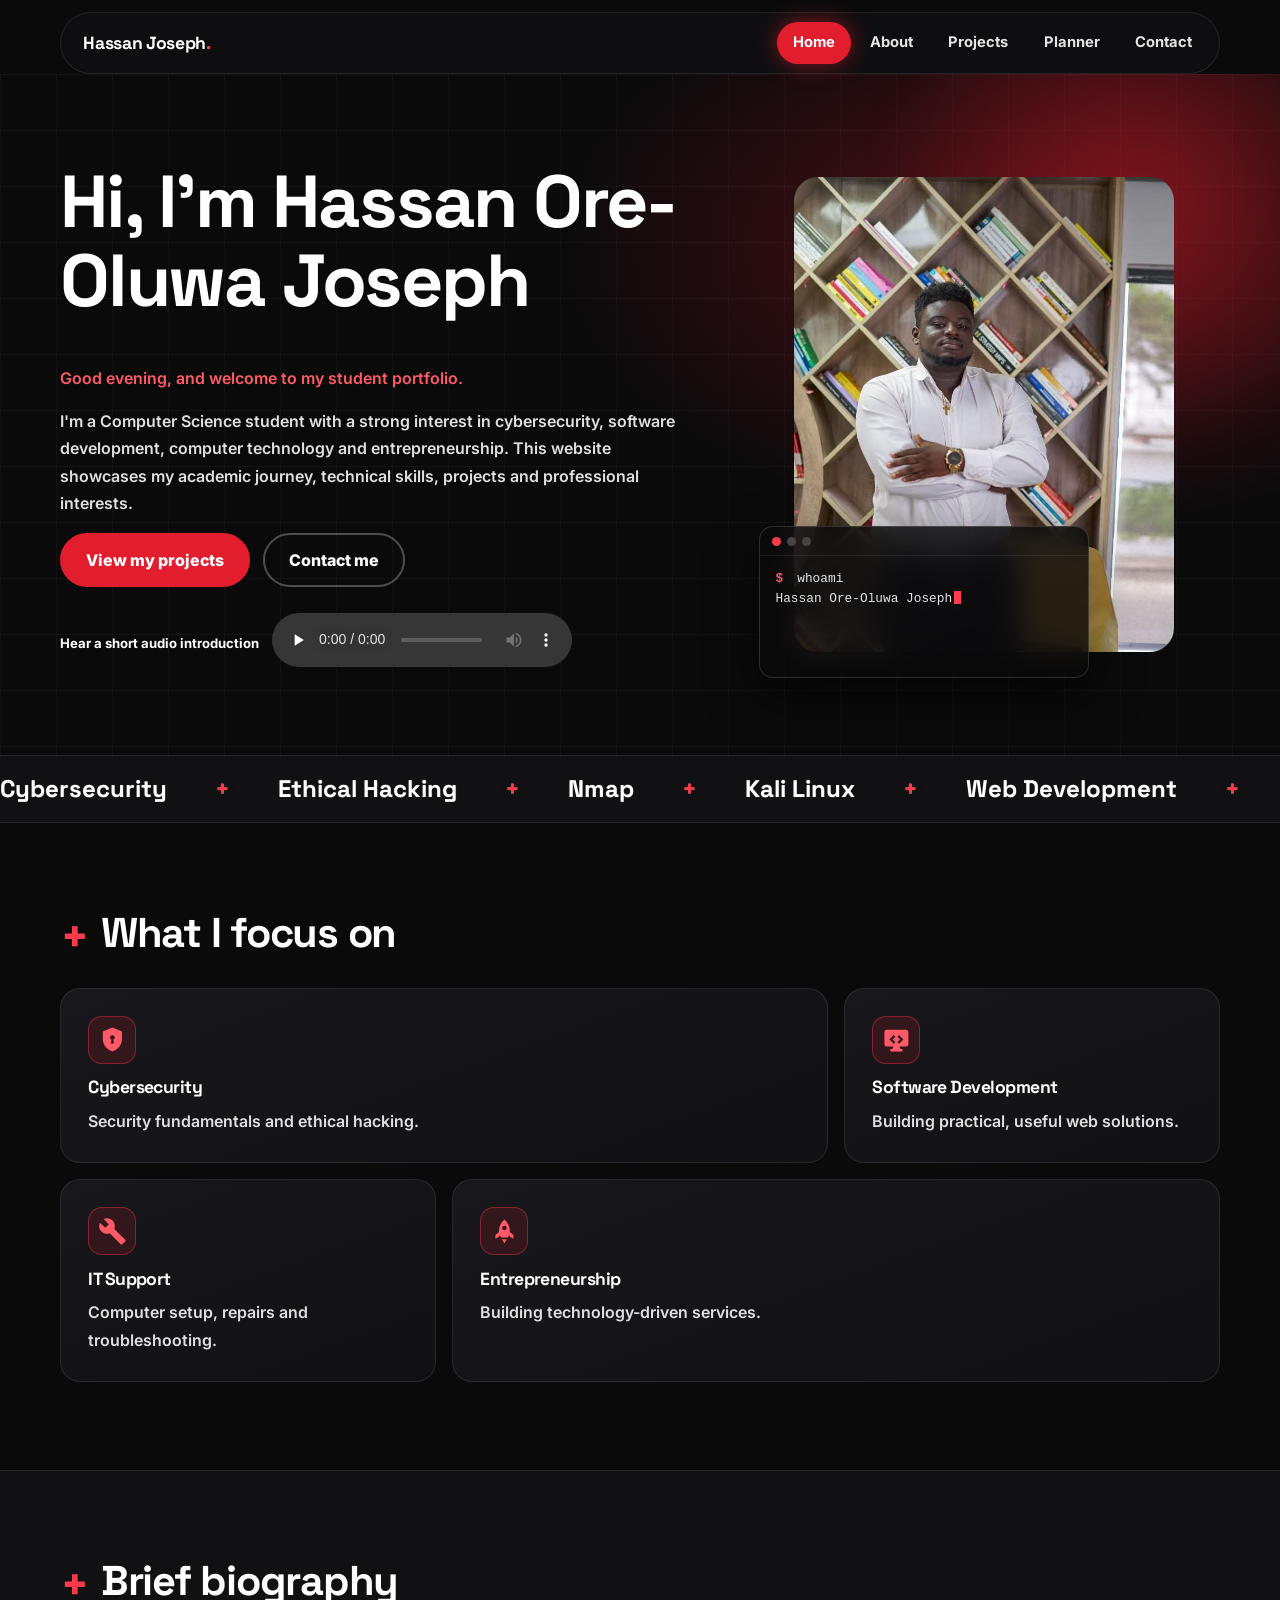
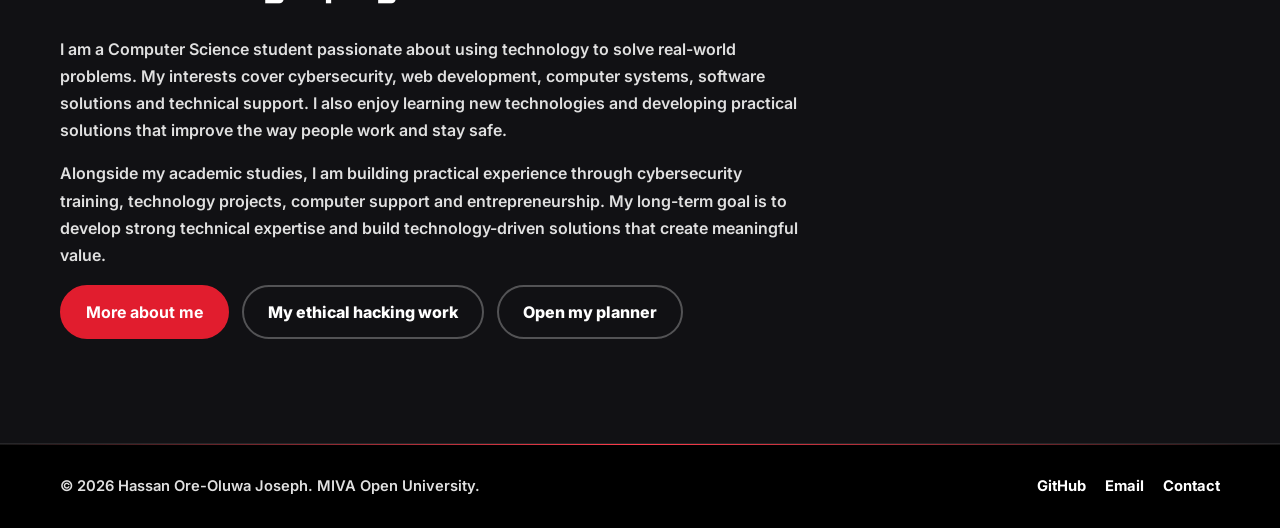
<file: index.html>
<!DOCTYPE html>
<html lang="en">

<head>
  <meta charset="utf-8">
  <meta name="viewport" content="width=device-width, initial-scale=1">
  <title>Home | Hassan Ore-Oluwa Joseph</title>
  <meta name="description" content="Student portfolio of Hassan Ore-Oluwa Joseph, a Computer Science student interested in cybersecurity, software development and IT support.">
  <meta name="theme-color" content="#0A0A0B">

  <link rel="icon" href="favicon.svg" type="image/svg+xml">
  <link rel="icon" href="favicon-32x32.png" sizes="32x32" type="image/png">
  <link rel="shortcut icon" href="favicon.ico">

  <link rel="preconnect" href="https://fonts.googleapis.com">
  <link rel="preconnect" href="https://fonts.gstatic.com" crossorigin>
  <link rel="stylesheet" href="https://fonts.googleapis.com/css2?family=Inter:wght@400;500;600;700&amp;family=Space+Grotesk:wght@500;700&amp;display=swap">

  <link rel="stylesheet" href="css/style.css">
</head>

<body class="pg-index">
  <a class="skip" href="#main">Skip to content</a>

  <header class="site-header">
    <nav class="nav" aria-label="Main navigation">
      <a class="brand" href="index.html">Hassan Joseph<b>.</b></a>

      <button class="nav-toggle" type="button" aria-expanded="false" aria-controls="menu" aria-label="Toggle menu">
        <span class="bars" aria-hidden="true"></span>
      </button>

      <ul id="menu">
        <li><a href="index.html" aria-current="page">Home</a></li>
        <li><a href="about.html">About</a></li>
        <li><a href="projects.html">Projects</a></li>
        <li><a href="planner.html">Planner</a></li>
        <li><a href="contact.html">Contact</a></li>
      </ul>
    </nav>
  </header>

  <main id="main">

    <section class="hero">
      <div class="wrap">
        <div class="hero-text">
          <h1>Hi, I'm Hassan Ore-Oluwa Joseph</h1>
          <p id="greeting">Welcome to my student portfolio.</p>
          <p>I'm a Computer Science student with a strong interest in cybersecurity, software development, computer technology and entrepreneurship. This website showcases my academic journey, technical skills, projects and professional interests.</p>

          <p class="cta">
            <a class="btn" href="projects.html">View my projects</a>
            <a class="btn ghost" href="contact.html">Contact me</a>
          </p>

          <figure class="intro">
            <figcaption>Hear a short audio introduction</figcaption>
            <audio controls preload="none" src="assets/audio/intro.mp3">Your browser does not support audio playback.</audio>
          </figure>
        </div>

        <div class="portrait">
          <img src="assets/img/profile.jpg" width="721" height="1080" alt="Hassan Ore-Oluwa Joseph standing with folded arms in front of a bookshelf, wearing a white shirt">

          <div class="term" aria-hidden="true">
            <div class="bar"><i></i><i></i><i></i></div>
            <pre id="typed"></pre>
          </div>
        </div>
      </div>
    </section>

    <div class="marquee" aria-hidden="true">
      <div class="track">
        <span>Cybersecurity</span>
        <span>Ethical Hacking</span>
        <span>Nmap</span>
        <span>Kali Linux</span>
        <span>Web Development</span>
        <span>IT Support</span>
        <span>Solar Installation</span>
        <span>Cybersecurity</span>
        <span>Ethical Hacking</span>
        <span>Nmap</span>
        <span>Kali Linux</span>
        <span>Web Development</span>
        <span>IT Support</span>
        <span>Solar Installation</span>
      </div>
    </div>

    <section>
      <div class="wrap">
        <h2>What I focus on</h2>

        <ul class="focus">
          <li>
            <div class="ic" aria-hidden="true">
              <svg viewBox="0 0 24 24" fill-rule="evenodd" focusable="false">
                <path d="M12 2l8 3.5v6c0 5-3.4 9.2-8 10.5-4.6-1.3-8-5.5-8-10.5v-6L12 2zm0 6.5a2 2 0 1 0 0 4 2 2 0 0 0 0-4zm-.8 3.7h1.6l.5 3.3h-2.6l.5-3.3z" />
              </svg>
            </div>
            <h3>Cybersecurity</h3>
            <p>Security fundamentals and ethical hacking.</p>
          </li>

          <li>
            <div class="ic" aria-hidden="true">
              <svg viewBox="0 0 24 24" fill-rule="evenodd" focusable="false">
                <path d="M4 4h16a2 2 0 0 1 2 2v10a2 2 0 0 1-2 2h-5.5l.8 2H17v2H7v-2h1.7l.8-2H4a2 2 0 0 1-2-2V6a2 2 0 0 1 2-2zm5.8 4.3L6.1 12l3.7 3.7 1.4-1.4L8.9 12l2.3-2.3-1.4-1.4zm4.4 0l-1.4 1.4 2.3 2.3-2.3 2.3 1.4 1.4 3.7-3.7-3.7-3.7z" />
              </svg>
            </div>
            <h3>Software Development</h3>
            <p>Building practical, useful web solutions.</p>
          </li>

          <li>
            <div class="ic" aria-hidden="true">
              <svg viewBox="0 0 24 24" fill-rule="evenodd" focusable="false">
                <path d="M22.7 19l-9.1-9.1c.9-2.3.4-5-1.5-6.9-2-2-5-2.4-7.4-1.3L9 6 6 9 1.6 4.7C.4 7.1.9 10.1 2.9 12.1c1.9 1.9 4.6 2.4 6.9 1.5l9.1 9.1c.4.4 1 .4 1.4 0l2.3-2.3c.5-.4.5-1.1.1-1.4z" />
              </svg>
            </div>
            <h3>IT Support</h3>
            <p>Computer setup, repairs and troubleshooting.</p>
          </li>

          <li>
            <div class="ic" aria-hidden="true">
              <svg viewBox="0 0 24 24" fill-rule="evenodd" focusable="false">
                <path d="M12 2c3 2.5 4.5 6 4.5 9.5V15l-2 2h-5l-2-2v-3.5C7.5 8 9 4.5 12 2zm0 5.3a1.9 1.9 0 1 0 0 3.8 1.9 1.9 0 0 0 0-3.8zM7.5 12.5L4.5 15v3.2l3-1.7v-4zm9 0v4l3 1.7V15l-3-2.5zM10 18.5h4L12 22l-2-3.5z" />
              </svg>
            </div>
            <h3>Entrepreneurship</h3>
            <p>Building technology-driven services.</p>
          </li>
        </ul>
      </div>
    </section>

    <section class="alt">
      <div class="wrap">
        <h2>Brief biography</h2>
        <p>I am a Computer Science student passionate about using technology to solve real-world problems. My interests cover cybersecurity, web development, computer systems, software solutions and technical support. I also enjoy learning new technologies and developing practical solutions that improve the way people work and stay safe.</p>
        <p>Alongside my academic studies, I am building practical experience through cybersecurity training, technology projects, computer support and entrepreneurship. My long-term goal is to develop strong technical expertise and build technology-driven solutions that create meaningful value.</p>

        <p class="cta">
          <a class="btn dark" href="about.html">More about me</a>
          <a class="btn line" href="projects.html#ethical-hacking">My ethical hacking work</a>
          <a class="btn line" href="planner.html">Open my planner</a>
        </p>
      </div>
    </section>

  </main>

  <footer class="site-footer">
    <div class="wrap foot">
      <p>&copy; <span id="year">2026</span> Hassan Ore-Oluwa Joseph. MIVA Open University.</p>
      <ul>
        <li><a href="https://github.com/hassanjoseph-dev" target="_blank" rel="noopener">GitHub</a></li>
        <li><a href="mailto:h.ore-oluwa5593@miva.edu.ng">Email</a></li>
        <li><a href="contact.html">Contact</a></li>
      </ul>
    </div>
  </footer>

  <script src="js/script.js"></script>
</body>

</html>
</file>
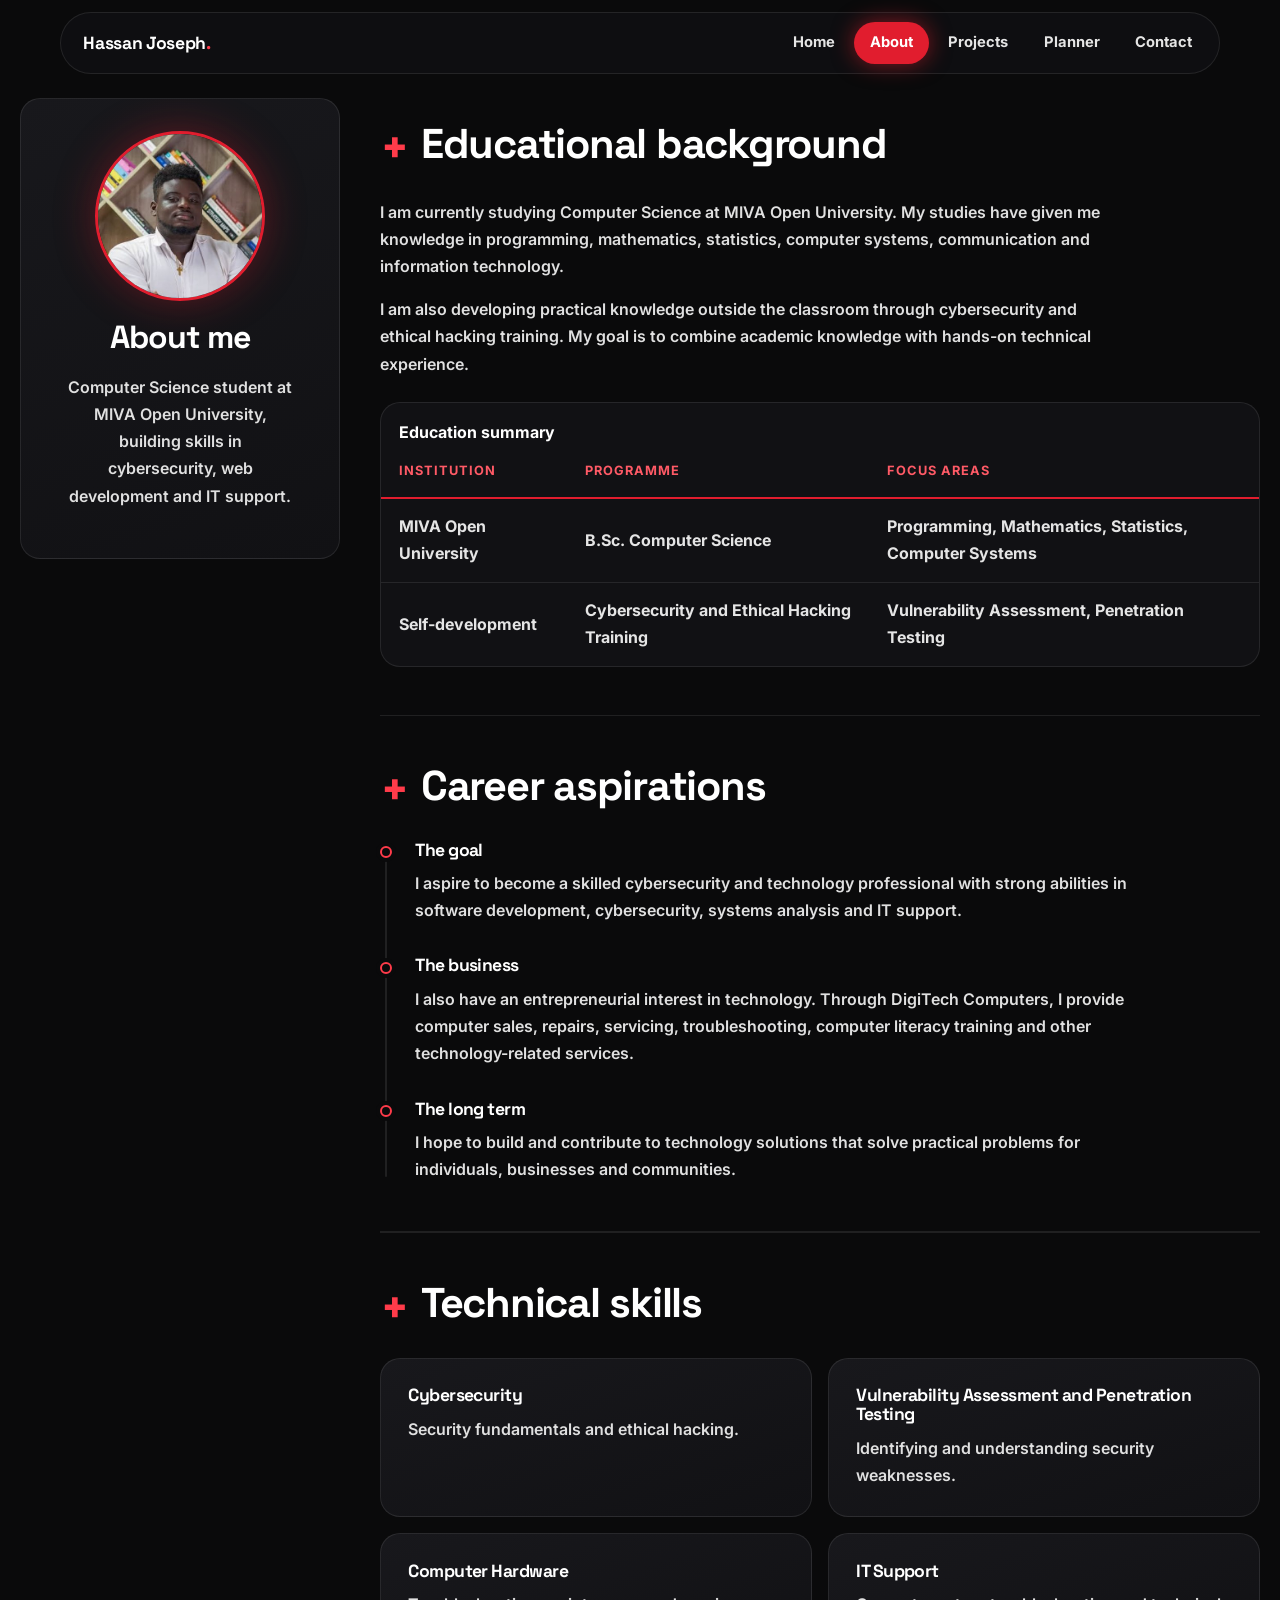
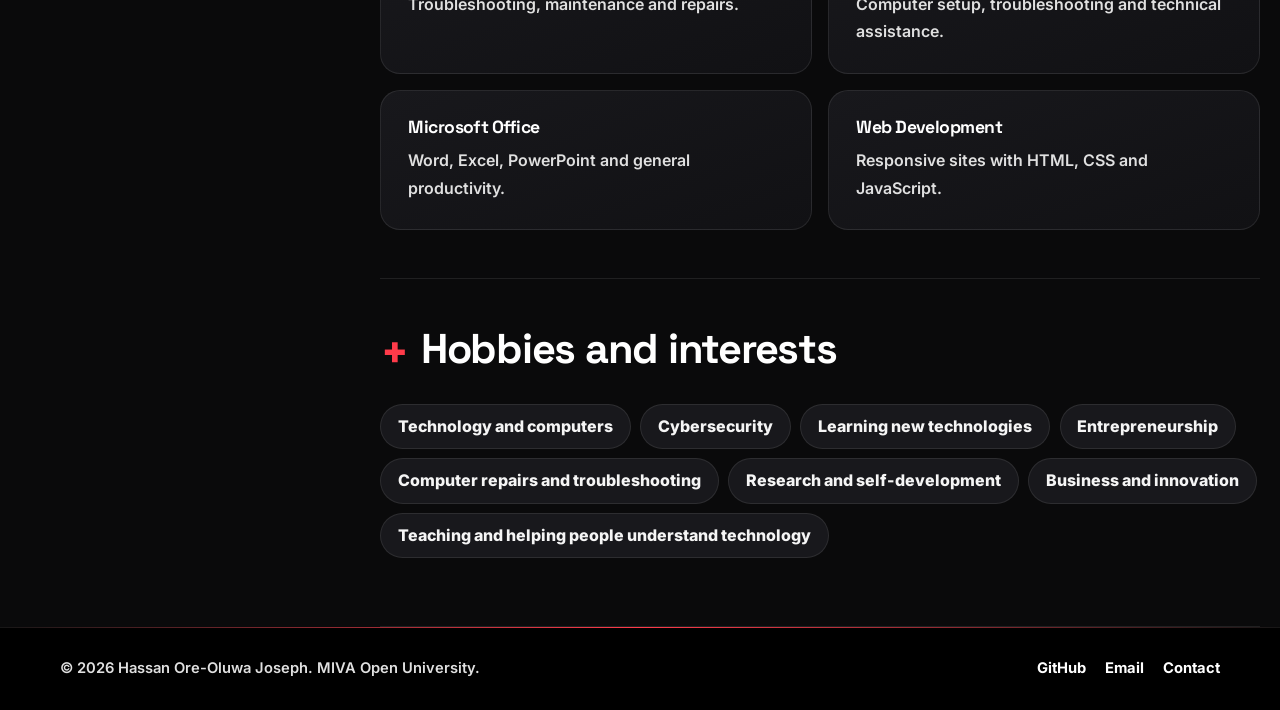
<file: about.html>
<!DOCTYPE html>
<html lang="en">

<head>
  <meta charset="utf-8">
  <meta name="viewport" content="width=device-width, initial-scale=1">
  <title>About | Hassan Ore-Oluwa Joseph</title>
  <meta name="description" content="Education, career aspirations, technical skills and interests of Hassan Ore-Oluwa Joseph.">
  <meta name="theme-color" content="#0A0A0B">

  <link rel="icon" href="favicon.svg" type="image/svg+xml">
  <link rel="icon" href="favicon-32x32.png" sizes="32x32" type="image/png">
  <link rel="shortcut icon" href="favicon.ico">

  <link rel="preconnect" href="https://fonts.googleapis.com">
  <link rel="preconnect" href="https://fonts.gstatic.com" crossorigin>
  <link rel="stylesheet" href="https://fonts.googleapis.com/css2?family=Inter:wght@400;500;600;700&amp;family=Space+Grotesk:wght@500;700&amp;display=swap">

  <link rel="stylesheet" href="css/style.css">
</head>

<body class="pg-about">
  <a class="skip" href="#main">Skip to content</a>

  <header class="site-header">
    <nav class="nav" aria-label="Main navigation">
      <a class="brand" href="index.html">Hassan Joseph<b>.</b></a>

      <button class="nav-toggle" type="button" aria-expanded="false" aria-controls="menu" aria-label="Toggle menu">
        <span class="bars" aria-hidden="true"></span>
      </button>

      <ul id="menu">
        <li><a href="index.html">Home</a></li>
        <li><a href="about.html" aria-current="page">About</a></li>
        <li><a href="projects.html">Projects</a></li>
        <li><a href="planner.html">Planner</a></li>
        <li><a href="contact.html">Contact</a></li>
      </ul>
    </nav>
  </header>

  <main id="main">

    <header class="page-head">
      <div class="wrap about-top">
        <img class="avatar" src="assets/img/profile-head.jpg" width="400" height="400" alt="Headshot of Hassan Ore-Oluwa Joseph">
        <div>
          <h1>About me</h1>
          <p>Computer Science student at MIVA Open University, building skills in cybersecurity, web development and IT support.</p>
        </div>
      </div>
    </header>

    <section>
      <div class="wrap">
        <h2>Educational background</h2>
        <p>I am currently studying Computer Science at MIVA Open University. My studies have given me knowledge in programming, mathematics, statistics, computer systems, communication and information technology.</p>
        <p>I am also developing practical knowledge outside the classroom through cybersecurity and ethical hacking training. My goal is to combine academic knowledge with hands-on technical experience.</p>

        <div class="tbl">
          <table>
            <caption>Education summary</caption>
            <thead>
              <tr>
                <th scope="col">Institution</th>
                <th scope="col">Programme</th>
                <th scope="col">Focus areas</th>
              </tr>
            </thead>
            <tbody>
              <tr>
                <td>MIVA Open University</td>
                <td>B.Sc. Computer Science</td>
                <td>Programming, Mathematics, Statistics, Computer Systems</td>
              </tr>
              <tr>
                <td>Self-development</td>
                <td>Cybersecurity and Ethical Hacking Training</td>
                <td>Vulnerability Assessment, Penetration Testing</td>
              </tr>
            </tbody>
          </table>
        </div>
      </div>
    </section>

    <section class="alt">
      <div class="wrap">
        <h2>Career aspirations</h2>

        <ol class="timeline">
          <li>
            <h3>The goal</h3>
            <p>I aspire to become a skilled cybersecurity and technology professional with strong abilities in software development, cybersecurity, systems analysis and IT support.</p>
          </li>
          <li>
            <h3>The business</h3>
            <p>I also have an entrepreneurial interest in technology. Through DigiTech Computers, I provide computer sales, repairs, servicing, troubleshooting, computer literacy training and other technology-related services.</p>
          </li>
          <li>
            <h3>The long term</h3>
            <p>I hope to build and contribute to technology solutions that solve practical problems for individuals, businesses and communities.</p>
          </li>
        </ol>
      </div>
    </section>

    <section>
      <div class="wrap">
        <h2>Technical skills</h2>

        <ul class="skills">
          <li>
            <h3>Cybersecurity</h3>
            <p>Security fundamentals and ethical hacking.</p>
          </li>
          <li>
            <h3>Vulnerability Assessment and Penetration Testing</h3>
            <p>Identifying and understanding security weaknesses.</p>
          </li>
          <li>
            <h3>Computer Hardware</h3>
            <p>Troubleshooting, maintenance and repairs.</p>
          </li>
          <li>
            <h3>IT Support</h3>
            <p>Computer setup, troubleshooting and technical assistance.</p>
          </li>
          <li>
            <h3>Microsoft Office</h3>
            <p>Word, Excel, PowerPoint and general productivity.</p>
          </li>
          <li>
            <h3>Web Development</h3>
            <p>Responsive sites with HTML, CSS and JavaScript.</p>
          </li>
        </ul>
      </div>
    </section>

    <section class="alt">
      <div class="wrap">
        <h2>Hobbies and interests</h2>

        <ul class="chips">
          <li>Technology and computers</li>
          <li>Cybersecurity</li>
          <li>Learning new technologies</li>
          <li>Entrepreneurship</li>
          <li>Computer repairs and troubleshooting</li>
          <li>Research and self-development</li>
          <li>Business and innovation</li>
          <li>Teaching and helping people understand technology</li>
        </ul>
      </div>
    </section>

  </main>

  <footer class="site-footer">
    <div class="wrap foot">
      <p>&copy; <span id="year">2026</span> Hassan Ore-Oluwa Joseph. MIVA Open University.</p>
      <ul>
        <li><a href="https://github.com/hassanjoseph-dev" target="_blank" rel="noopener">GitHub</a></li>
        <li><a href="mailto:h.ore-oluwa5593@miva.edu.ng">Email</a></li>
        <li><a href="contact.html">Contact</a></li>
      </ul>
    </div>
  </footer>

  <script src="js/script.js"></script>
</body>

</html>
</file>
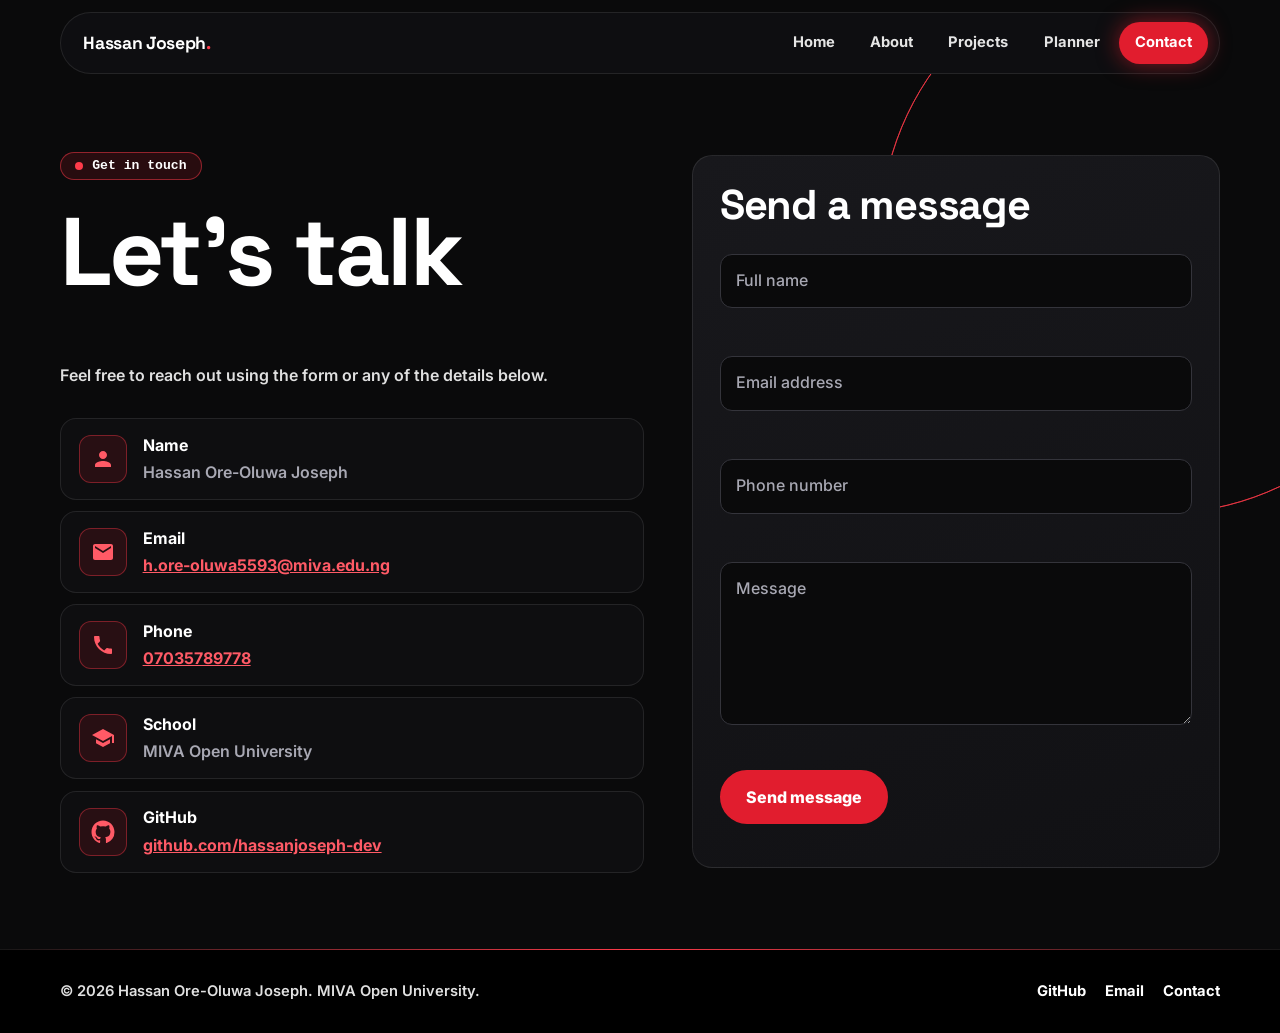
<file: contact.html>
<!DOCTYPE html>
<html lang="en">

<head>
  <meta charset="utf-8">
  <meta name="viewport" content="width=device-width, initial-scale=1">
  <title>Contact | Hassan Ore-Oluwa Joseph</title>
  <meta name="description" content="Get in touch with Hassan Ore-Oluwa Joseph.">
  <meta name="theme-color" content="#0A0A0B">

  <link rel="icon" href="favicon.svg" type="image/svg+xml">
  <link rel="icon" href="favicon-32x32.png" sizes="32x32" type="image/png">
  <link rel="shortcut icon" href="favicon.ico">

  <link rel="preconnect" href="https://fonts.googleapis.com">
  <link rel="preconnect" href="https://fonts.gstatic.com" crossorigin>
  <link rel="stylesheet" href="https://fonts.googleapis.com/css2?family=Inter:wght@400;500;600;700&amp;family=Space+Grotesk:wght@500;700&amp;display=swap">

  <link rel="stylesheet" href="css/style.css">
</head>

<body class="pg-contact">
  <a class="skip" href="#main">Skip to content</a>

  <header class="site-header">
    <nav class="nav" aria-label="Main navigation">
      <a class="brand" href="index.html">Hassan Joseph<b>.</b></a>

      <button class="nav-toggle" type="button" aria-expanded="false" aria-controls="menu" aria-label="Toggle menu">
        <span class="bars" aria-hidden="true"></span>
      </button>

      <ul id="menu">
        <li><a href="index.html">Home</a></li>
        <li><a href="about.html">About</a></li>
        <li><a href="projects.html">Projects</a></li>
        <li><a href="planner.html">Planner</a></li>
        <li><a href="contact.html" aria-current="page">Contact</a></li>
      </ul>
    </nav>
  </header>

  <main id="main">
    <section class="talk">
      <div class="radar" aria-hidden="true"><i></i><i></i><i></i></div>

      <div class="wrap talk-grid">

        <div class="talk-copy">
          <span class="tag">Get in touch</span>
          <h1>Let's talk</h1>
          <p>Feel free to reach out using the form or any of the details below.</p>

          <ul class="reach">
            <li>
              <div class="ic" aria-hidden="true">
                <svg viewBox="0 0 24 24">
                  <path d="M12 12c2.21 0 4-1.79 4-4s-1.79-4-4-4-4 1.79-4 4 1.79 4 4 4zm0 2c-2.67 0-8 1.34-8 4v2h16v-2c0-2.66-5.33-4-8-4z" />
                </svg>
              </div>
              <div><strong>Name</strong><br>Hassan Ore-Oluwa Joseph</div>
            </li>

            <li>
              <div class="ic" aria-hidden="true">
                <svg viewBox="0 0 24 24">
                  <path d="M20 4H4c-1.1 0-2 .9-2 2v12c0 1.1.9 2 2 2h16c1.1 0 2-.9 2-2V6c0-1.1-.9-2-2-2zm0 4l-8 5-8-5V6l8 5 8-5v2z" />
                </svg>
              </div>
              <div><strong>Email</strong><br><a href="mailto:h.ore-oluwa5593@miva.edu.ng">h.ore-oluwa5593@miva.edu.ng</a></div>
            </li>

            <li>
              <div class="ic" aria-hidden="true">
                <svg viewBox="0 0 24 24">
                  <path d="M6.62 10.79c1.44 2.83 3.76 5.14 6.59 6.59l2.2-2.2c.27-.27.67-.36 1.02-.24 1.12.37 2.33.57 3.57.57.55 0 1 .45 1 1V20c0 .55-.45 1-1 1-9.39 0-17-7.61-17-17 0-.55.45-1 1-1h3.5c.55 0 1 .45 1 1 0 1.25.2 2.45.57 3.57.11.35.03.74-.25 1.02l-2.2 2.2z" />
                </svg>
              </div>
              <div><strong>Phone</strong><br><a href="tel:+2347035789778">07035789778</a></div>
            </li>

            <li>
              <div class="ic" aria-hidden="true">
                <svg viewBox="0 0 24 24">
                  <path d="M12 3L1 9l11 6 9-4.91V17h2V9L12 3zM5 13.18v4L12 21l7-3.82v-4L12 17l-7-3.82z" />
                </svg>
              </div>
              <div><strong>School</strong><br>MIVA Open University</div>
            </li>

            <li>
              <div class="ic" aria-hidden="true">
                <svg viewBox="0 0 24 24">
                  <path d="M12 .5C5.65.5.5 5.65.5 12c0 5.08 3.29 9.39 7.86 10.91.58.1.79-.25.79-.56v-2c-3.2.7-3.87-1.37-3.87-1.37-.52-1.33-1.28-1.69-1.28-1.69-1.04-.71.08-.7.08-.7 1.15.08 1.76 1.19 1.76 1.19 1.03 1.76 2.69 1.25 3.35.96.1-.74.4-1.25.73-1.54-2.55-.29-5.24-1.28-5.24-5.69 0-1.26.45-2.28 1.19-3.09-.12-.29-.52-1.46.11-3.05 0 0 .97-.31 3.17 1.18a11 11 0 0 1 5.77 0c2.2-1.49 3.17-1.18 3.17-1.18.63 1.59.23 2.76.11 3.05.74.81 1.19 1.83 1.19 3.09 0 4.42-2.69 5.39-5.25 5.68.41.36.78 1.06.78 2.14v3.17c0 .31.21.67.8.56A11.5 11.5 0 0 0 23.5 12C23.5 5.65 18.35.5 12 .5z" />
                </svg>
              </div>
              <div><strong>GitHub</strong><br><a href="https://github.com/hassanjoseph-dev" target="_blank" rel="noopener">github.com/hassanjoseph-dev</a></div>
            </li>
          </ul>
        </div>

        <div class="card form-card">
          <h2>Send a message</h2>

          <form id="contactForm" action="https://formspree.io/f/xnpnrkvr" method="POST" novalidate>
            <input type="hidden" name="_subject" value="New message from my portfolio website">

            <div class="field">
              <input id="name" name="name" type="text" placeholder=" " aria-describedby="err-name" autocomplete="name">
              <label for="name">Full name</label>
              <p class="err" id="err-name"></p>
            </div>

            <div class="field">
              <input id="email" name="email" type="email" placeholder=" " aria-describedby="err-email" autocomplete="email">
              <label for="email">Email address</label>
              <p class="err" id="err-email"></p>
            </div>

            <div class="field">
              <input id="phone" name="phone" type="tel" placeholder=" " aria-describedby="err-phone" inputmode="numeric" autocomplete="tel">
              <label for="phone">Phone number</label>
              <p class="err" id="err-phone"></p>
            </div>

            <div class="field">
              <textarea id="message" name="message" rows="5" placeholder=" " aria-describedby="err-message"></textarea>
              <label for="message">Message</label>
              <p class="err" id="err-message"></p>
            </div>

            <button class="btn" type="submit">Send message</button>

            <svg class="tick" viewBox="0 0 52 52" aria-hidden="true">
              <circle cx="26" cy="26" r="24" />
              <path d="M14 27l8 8 16-17" />
            </svg>

            <p id="formStatus" class="status" role="status"></p>
          </form>
        </div>

      </div>
    </section>
  </main>

  <footer class="site-footer">
    <div class="wrap foot">
      <p>&copy; <span id="year">2026</span> Hassan Ore-Oluwa Joseph. MIVA Open University.</p>
      <ul>
        <li><a href="https://github.com/hassanjoseph-dev" target="_blank" rel="noopener">GitHub</a></li>
        <li><a href="mailto:h.ore-oluwa5593@miva.edu.ng">Email</a></li>
        <li><a href="contact.html">Contact</a></li>
      </ul>
    </div>
  </footer>

  <script src="js/script.js"></script>
</body>

</html>
</file>
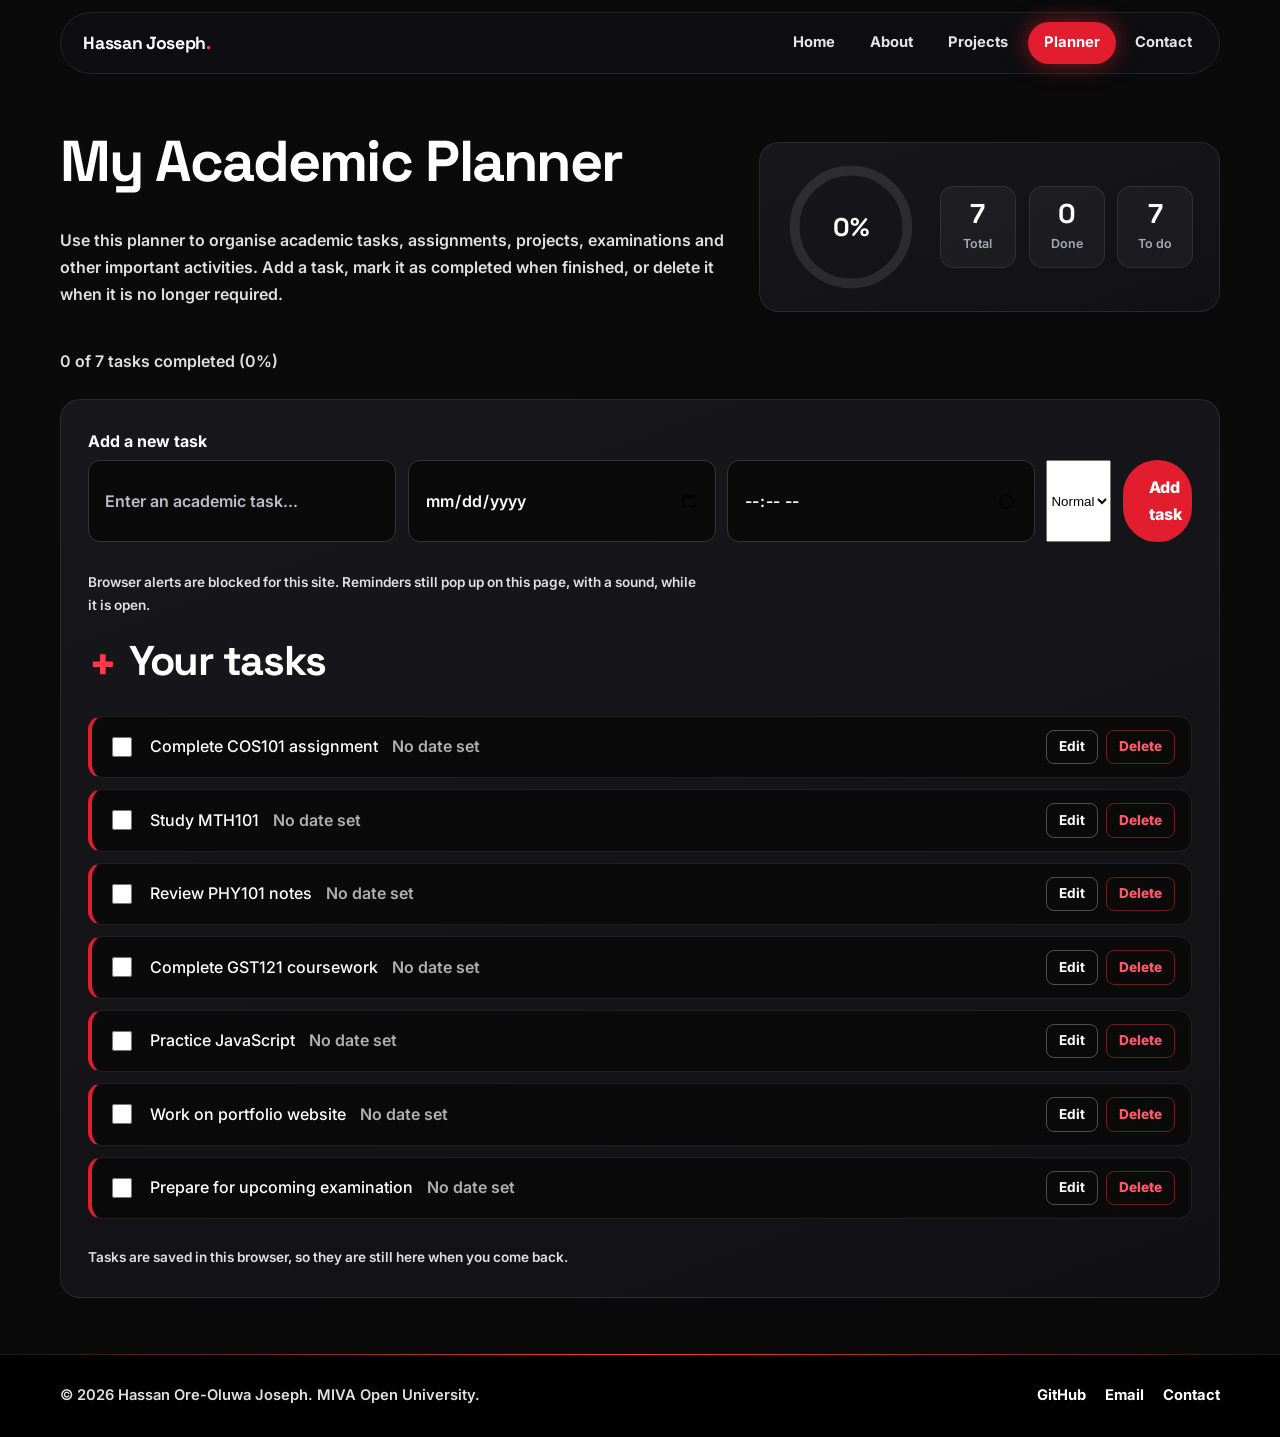
<file: planner.html>
<!DOCTYPE html>
<html lang="en">

<head>
  <meta charset="utf-8">
  <meta name="viewport" content="width=device-width, initial-scale=1">
  <title>Academic Planner | Hassan Ore-Oluwa Joseph</title>
  <meta name="description" content="An interactive academic planner: add, complete and delete tasks.">
  <meta name="theme-color" content="#0A0A0B">

  <link rel="icon" href="favicon.svg" type="image/svg+xml">
  <link rel="icon" href="favicon-32x32.png" sizes="32x32" type="image/png">
  <link rel="shortcut icon" href="favicon.ico">

  <link rel="preconnect" href="https://fonts.googleapis.com">
  <link rel="preconnect" href="https://fonts.gstatic.com" crossorigin>
  <link rel="stylesheet" href="https://fonts.googleapis.com/css2?family=Inter:wght@400;500;600;700&amp;family=Space+Grotesk:wght@500;700&amp;display=swap">

  <link rel="stylesheet" href="css/style.css">
</head>

<body class="pg-planner">
  <a class="skip" href="#main">Skip to content</a>

  <header class="site-header">
    <nav class="nav" aria-label="Main navigation">
      <a class="brand" href="index.html">Hassan Joseph<b>.</b></a>

      <button class="nav-toggle" type="button" aria-expanded="false" aria-controls="menu" aria-label="Toggle menu">
        <span class="bars" aria-hidden="true"></span>
      </button>

      <ul id="menu">
        <li><a href="index.html">Home</a></li>
        <li><a href="about.html">About</a></li>
        <li><a href="projects.html">Projects</a></li>
        <li><a href="planner.html" aria-current="page">Planner</a></li>
        <li><a href="contact.html">Contact</a></li>
      </ul>
    </nav>
  </header>

  <main id="main">
    <section class="dash">
      <div class="wrap">

        <div class="dash-top">
          <div>
            <h1>My Academic Planner</h1>
            <p>Use this planner to organise academic tasks, assignments, projects, examinations and other important activities. Add a task, mark it as completed when finished, or delete it when it is no longer required.</p>
          </div>

          <div class="stats">
            <div class="ring" role="progressbar" aria-label="Tasks completed" aria-valuemin="0" aria-valuemax="100" aria-valuenow="0">
              <svg viewBox="0 0 120 120" aria-hidden="true">
                <circle class="trk" cx="60" cy="60" r="52" />
                <circle class="val" id="ring" cx="60" cy="60" r="52" />
              </svg>
              <strong id="pct">0%</strong>
            </div>

            <ul class="tiles">
              <li><b id="sTotal">0</b><span>Total</span></li>
              <li><b id="sDone">0</b><span>Done</span></li>
              <li><b id="sLeft">0</b><span>To do</span></li>
            </ul>
          </div>
        </div>

        <p id="count" class="count">0 of 7 tasks completed (0%)</p>

        <div class="card planner">
          <form id="taskForm" novalidate>
            <label for="taskInput">Add a new task</label>

            <div class="add">
              <input id="taskInput" type="text" maxlength="120" placeholder="Enter an academic task..." autocomplete="off">
              <input id="taskDate" type="date" aria-label="Due date">
              <input id="taskTime" type="time" aria-label="Due time">
              <select id="taskPriority" aria-label="Priority">
                <option value="low">Low</option>
                <option value="normal" selected>Normal</option>
                <option value="high">High</option>
              </select>
              <button class="btn" type="submit">Add task</button>
            </div>

            <p id="taskError" class="err" role="alert"></p>
          </form>

          <h2>Your tasks</h2>
          <ul id="taskList" class="tasks"></ul>
          <p id="empty" hidden>No tasks yet. Add your first task above.</p>
          <p class="note">Tasks are saved in this browser, so they are still here when you come back.</p>
        </div>

      </div>
    </section>
  </main>

  <footer class="site-footer">
    <div class="wrap foot">
      <p>&copy; <span id="year">2026</span> Hassan Ore-Oluwa Joseph. MIVA Open University.</p>
      <ul>
        <li><a href="https://github.com/hassanjoseph-dev" target="_blank" rel="noopener">GitHub</a></li>
        <li><a href="mailto:h.ore-oluwa5593@miva.edu.ng">Email</a></li>
        <li><a href="contact.html">Contact</a></li>
      </ul>
    </div>
  </footer>

  <script src="js/script.js"></script>
</body>

</html>
</file>
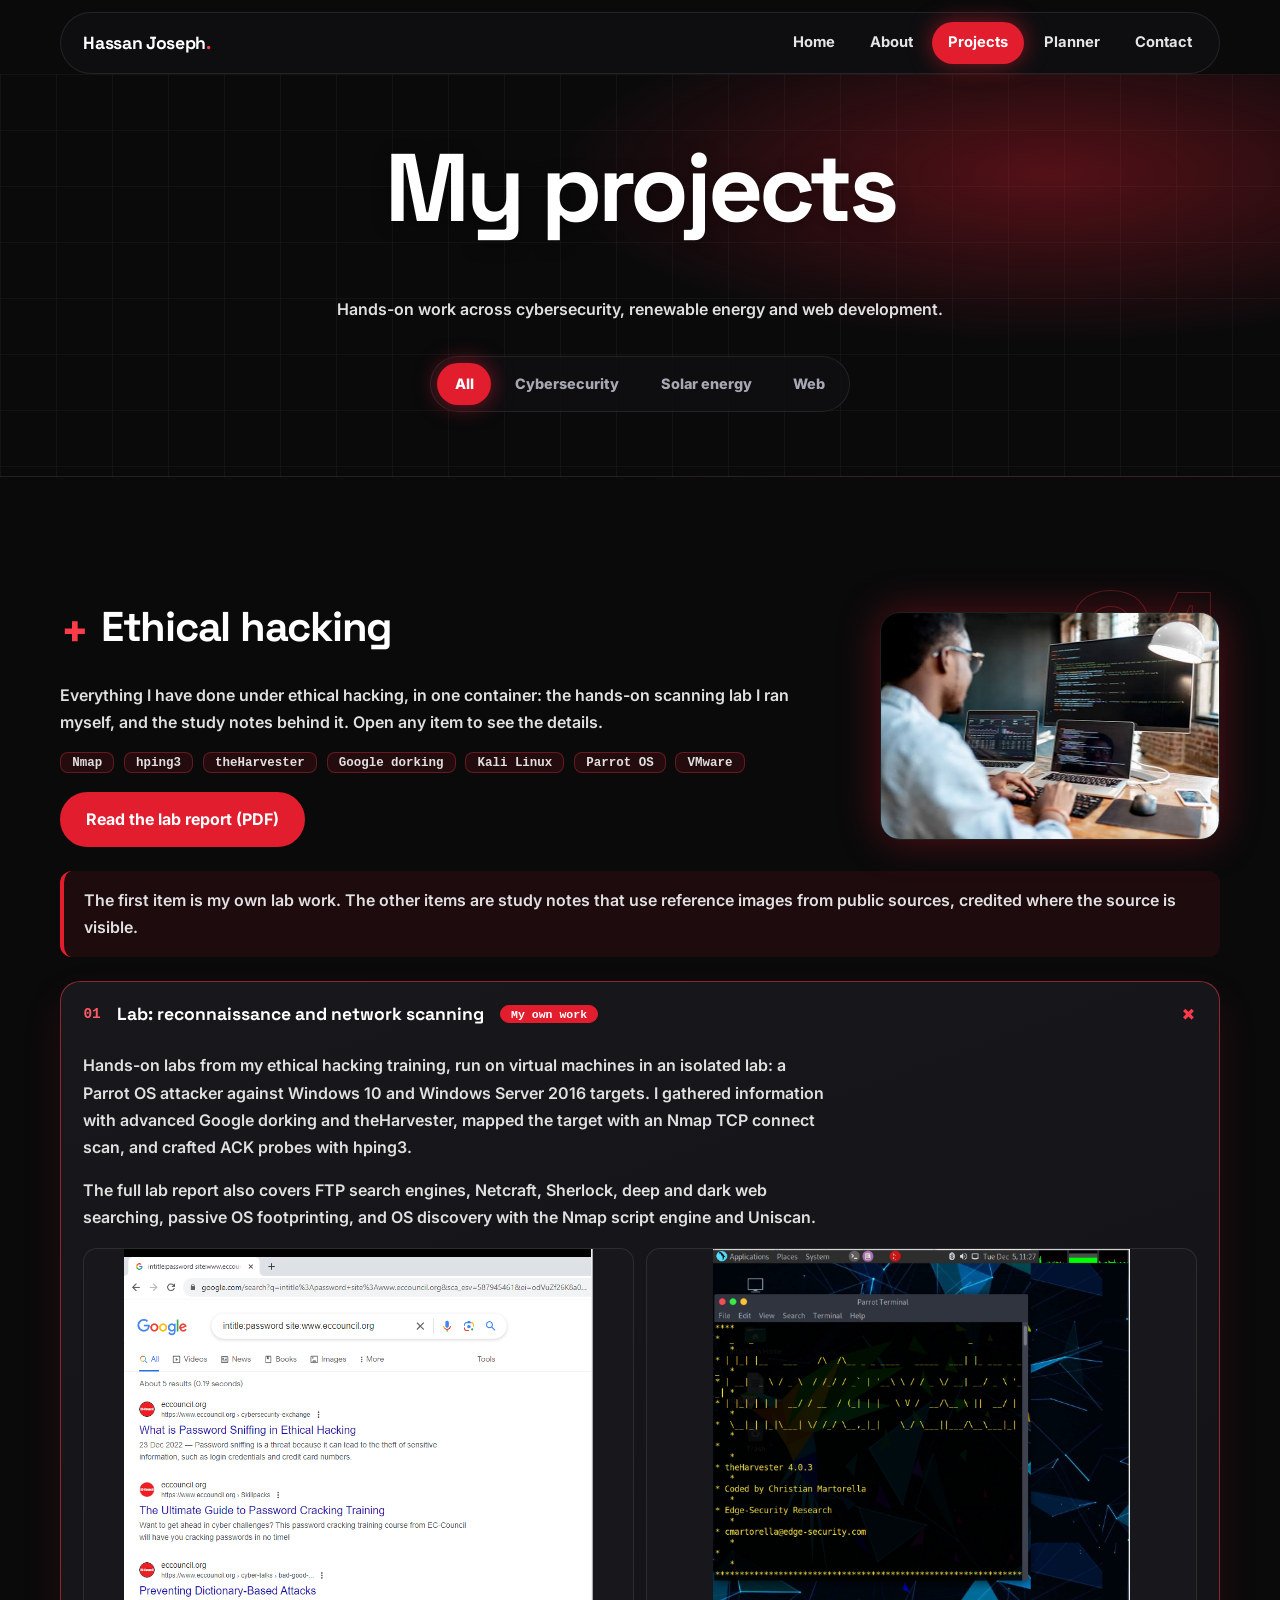
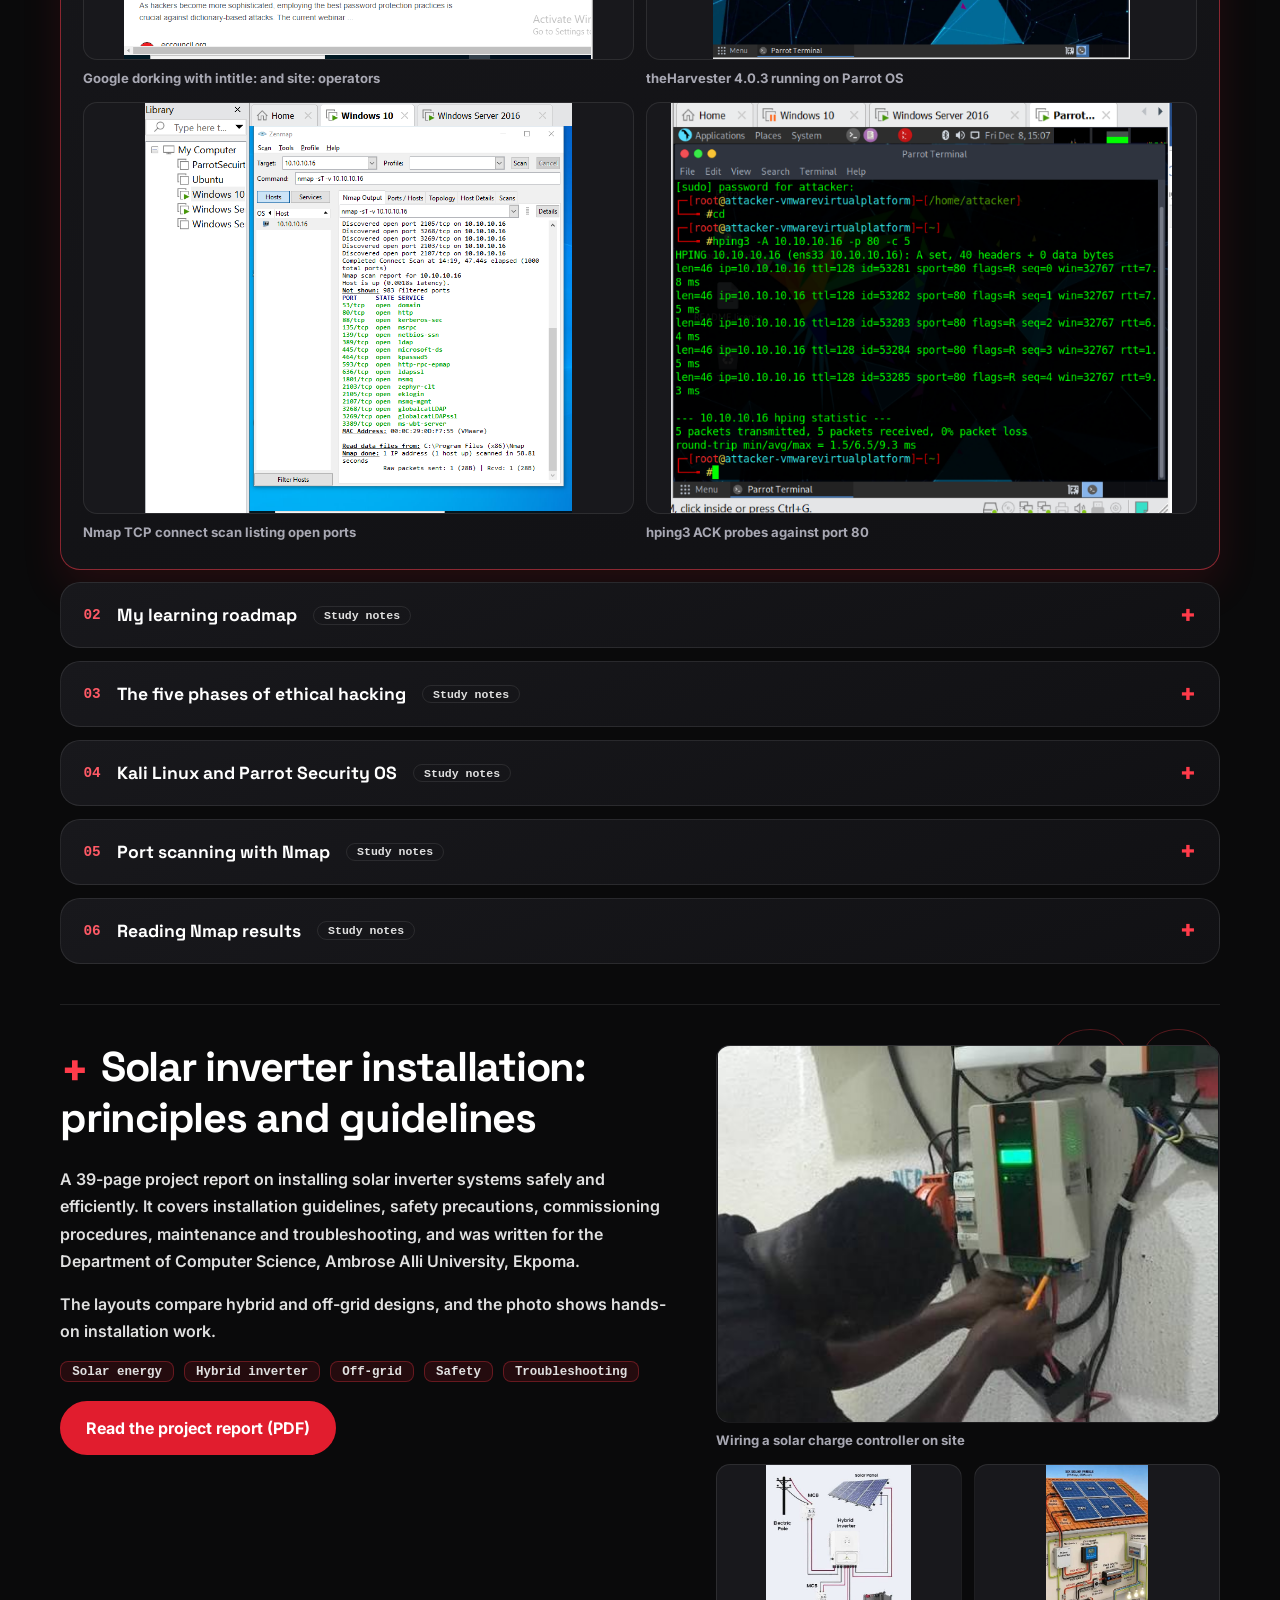
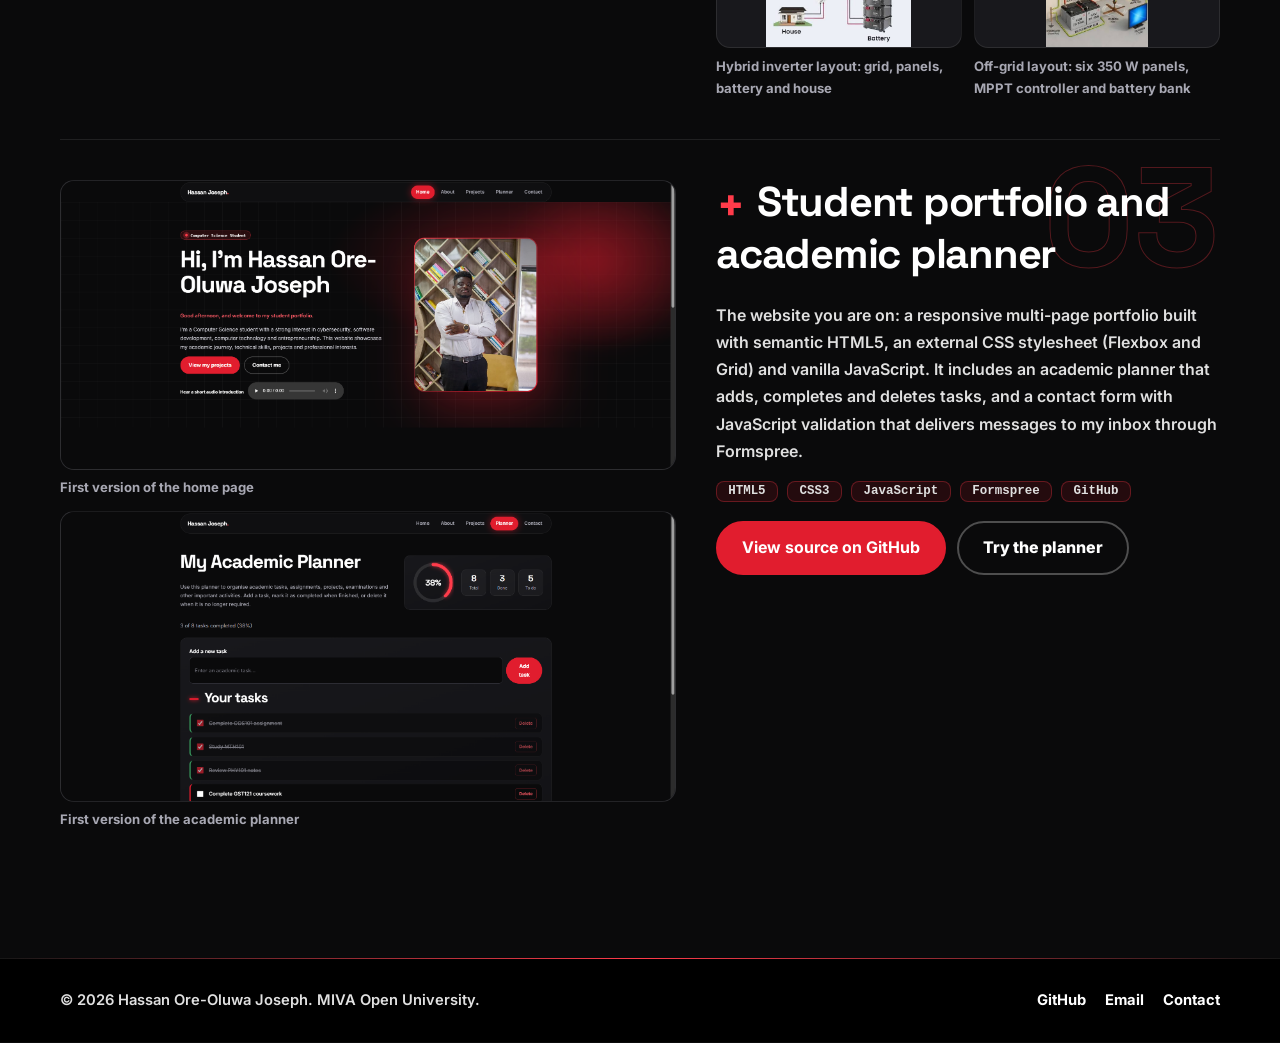
<file: projects.html>
<!DOCTYPE html>
<html lang="en">

<head>
  <meta charset="utf-8">
  <meta name="viewport" content="width=device-width, initial-scale=1">
  <title>Projects | Hassan Ore-Oluwa Joseph</title>
  <meta name="description" content="Cybersecurity labs, a solar inverter installation report and web development projects by Hassan Ore-Oluwa Joseph.">
  <meta name="theme-color" content="#0A0A0B">

  <link rel="icon" href="favicon.svg" type="image/svg+xml">
  <link rel="icon" href="favicon-32x32.png" sizes="32x32" type="image/png">
  <link rel="shortcut icon" href="favicon.ico">

  <link rel="preconnect" href="https://fonts.googleapis.com">
  <link rel="preconnect" href="https://fonts.gstatic.com" crossorigin>
  <link rel="stylesheet" href="https://fonts.googleapis.com/css2?family=Inter:wght@400;500;600;700&amp;family=Space+Grotesk:wght@500;700&amp;display=swap">

  <link rel="stylesheet" href="css/style.css">
</head>

<body class="pg-projects">
  <a class="skip" href="#main">Skip to content</a>

  <header class="site-header">
    <nav class="nav" aria-label="Main navigation">
      <a class="brand" href="index.html">Hassan Joseph<b>.</b></a>

      <button class="nav-toggle" type="button" aria-expanded="false" aria-controls="menu" aria-label="Toggle menu">
        <span class="bars" aria-hidden="true"></span>
      </button>

      <ul id="menu">
        <li><a href="index.html">Home</a></li>
        <li><a href="about.html">About</a></li>
        <li><a href="projects.html" aria-current="page">Projects</a></li>
        <li><a href="planner.html">Planner</a></li>
        <li><a href="contact.html">Contact</a></li>
      </ul>
    </nav>
  </header>

  <main id="main">

    <header class="page-head">
      <div class="wrap">
        <h1>My projects</h1>
        <p>Hands-on work across cybersecurity, renewable energy and web development.</p>

        <div class="filters" role="group" aria-label="Filter projects">
          <button class="on" type="button" data-f="all">All</button>
          <button type="button" data-f="security">Cybersecurity</button>
          <button type="button" data-f="energy">Solar energy</button>
          <button type="button" data-f="web">Web</button>
        </div>
      </div>
    </header>

    <section>
      <div class="wrap">

        <article class="hub" id="ethical-hacking">
          <div class="hub-head">
            <div>
              <h2>Ethical hacking</h2>
              <p>Everything I have done under ethical hacking, in one container: the hands-on scanning lab I ran myself, and the study notes behind it. Open any item to see the details.</p>

              <ul class="tags">
                <li>Nmap</li>
                <li>hping3</li>
                <li>theHarvester</li>
                <li>Google dorking</li>
                <li>Kali Linux</li>
                <li>Parrot OS</li>
                <li>VMware</li>
              </ul>

              <div class="links">
                <a class="btn dark" href="assets/docs/google-hacking-lab.pdf" target="_blank" rel="noopener">Read the lab report (PDF)</a>
              </div>
            </div>

            <img class="hub-img" src="assets/img/cyber/02-security-analyst-at-work.jpg" width="678" height="452" alt="A security analyst working across two laptops and a monitor showing code and dashboards">
          </div>

          <p class="callout">The first item is my own lab work. The other items are study notes that use reference images from public sources, credited where the source is visible.</p>

          <div class="accordion">

            <details class="item" open>
              <summary>
                <span>Lab: reconnaissance and network scanning</span>
                <span class="badge own">My own work</span>
              </summary>

              <div class="item-body">
                <p>Hands-on labs from my ethical hacking training, run on virtual machines in an isolated lab: a Parrot OS attacker against Windows 10 and Windows Server 2016 targets. I gathered information with advanced Google dorking and theHarvester, mapped the target with an Nmap TCP connect scan, and crafted ACK probes with hping3.</p>
                <p>The full lab report also covers FTP search engines, Netcraft, Sherlock, deep and dark web searching, passive OS footprinting, and OS discovery with the Nmap script engine and Uniscan.</p>

                <div class="gallery">
                  <figure>
                    <a href="assets/img/lab-google-dorking.png" target="_blank" rel="noopener">
                      <img src="assets/img/lab-google-dorking.png" width="858" height="750" alt="Google search using the intitle and site operators against eccouncil.org" loading="lazy">
                    </a>
                    <figcaption>Google dorking with intitle: and site: operators</figcaption>
                  </figure>

                  <figure>
                    <a href="assets/img/lab-theharvester.png" target="_blank" rel="noopener">
                      <img src="assets/img/lab-theharvester.png" width="638" height="627" alt="theHarvester 4.0.3 banner in a Parrot OS terminal" loading="lazy">
                    </a>
                    <figcaption>theHarvester 4.0.3 running on Parrot OS</figcaption>
                  </figure>

                  <figure>
                    <a href="assets/img/lab-nmap-scan.png" target="_blank" rel="noopener">
                      <img src="assets/img/lab-nmap-scan.png" width="805" height="775" alt="Zenmap showing a TCP connect scan with a list of open ports on 10.10.10.16" loading="lazy">
                    </a>
                    <figcaption>Nmap TCP connect scan listing open ports</figcaption>
                  </figure>

                  <figure>
                    <a href="assets/img/lab-hping3.png" target="_blank" rel="noopener">
                      <img src="assets/img/lab-hping3.png" width="705" height="577" alt="Parrot terminal showing hping3 ACK probes to port 80 with five replies" loading="lazy">
                    </a>
                    <figcaption>hping3 ACK probes against port 80</figcaption>
                  </figure>
                </div>
              </div>
            </details>

            <details class="item">
              <summary>
                <span>My learning roadmap</span>
                <span class="badge">Study notes</span>
              </summary>

              <div class="item-body cy">
                <div class="split">
                  <div>
                    <p>I am building security skills from the foundations up, because every later step depends on the one before it.</p>

                    <ol class="steps">
                      <li>
                        <h3>Networking</h3>
                        <p>How devices find and talk to each other: IP addresses, protocols and ports.</p>
                      </li>
                      <li>
                        <h3>Cybersecurity fundamentals</h3>
                        <p>Confidentiality, integrity and availability, common threats, and how defences work.</p>
                      </li>
                      <li>
                        <h3>Ethical hacking</h3>
                        <p>Testing systems with permission to find weaknesses before attackers do. This is the stage I am training in now.</p>
                      </li>
                      <li>
                        <h3>Advanced security specialisations</h3>
                        <p>Deeper tracks such as penetration testing, digital forensics and security operations.</p>
                      </li>
                    </ol>
                  </div>

                  <figure>
                    <a href="assets/img/cyber/01-learning-roadmap.jpg" target="_blank" rel="noopener">
                      <img src="assets/img/cyber/01-learning-roadmap.jpg" width="683" height="1024" alt="Roadmap flowchart: Networking, then Cybersecurity Fundamentals, then Ethical Hacking, then Advanced Security Specializations" loading="lazy">
                    </a>
                    <figcaption>Roadmap from networking to advanced specialisations</figcaption>
                  </figure>
                </div>
              </div>
            </details>

            <details class="item">
              <summary>
                <span>The five phases of ethical hacking</span>
                <span class="badge">Study notes</span>
              </summary>

              <div class="item-body cy">
                <p>A professional security test follows the same order an attacker would, so the tester finds the weaknesses an attacker would find. Each phase feeds the next, and the cycle repeats as systems change.</p>

                <ol class="phases">
                  <li>
                    <h3>Reconnaissance</h3>
                    <p>Gather information about the target from public sources or by probing it directly. I practised this with Google dorking and theHarvester.</p>
                  </li>
                  <li>
                    <h3>Scanning and enumeration</h3>
                    <p>Find live hosts, open ports and the services behind them. I practised this with Nmap and hping3.</p>
                  </li>
                  <li>
                    <h3>Gaining access</h3>
                    <p>Use a weakness found in the scan to enter the system, only inside the agreed scope, to prove the risk is real.</p>
                  </li>
                  <li>
                    <h3>Maintaining access</h3>
                    <p>Check whether a foothold could last, so defenders know what to look for.</p>
                  </li>
                  <li>
                    <h3>Clearing tracks</h3>
                    <p>Attackers hide their activity. Testers study this so defenders can detect it, and remove anything they left behind.</p>
                  </li>
                </ol>

                <div class="shots">
                  <figure>
                    <a href="assets/img/cyber/03-phases-cycle.jpg" target="_blank" rel="noopener">
                      <img src="assets/img/cyber/03-phases-cycle.jpg" width="660" height="495" alt="Cycle diagram of the five phases of ethical hacking, from reconnaissance to clearing tracks" loading="lazy">
                    </a>
                    <figcaption>The phases as a repeating cycle</figcaption>
                  </figure>

                  <figure>
                    <a href="assets/img/cyber/01-five-phases.jpg" target="_blank" rel="noopener">
                      <img src="assets/img/cyber/01-five-phases.jpg" width="1000" height="506" alt="Infographic of the five phases of ethical hacking from reconnaissance to clearing tracks" loading="lazy">
                    </a>
                    <figcaption>The phases as an infographic<span class="credit">Source: Edoxi</span></figcaption>
                  </figure>

                  <figure>
                    <a href="assets/img/cyber/02-phase-one-reconnaissance.jpg" target="_blank" rel="noopener">
                      <img src="assets/img/cyber/02-phase-one-reconnaissance.jpg" width="315" height="400" alt="Stacked list diagram of the five phases of hacking, starting with Phase 1 Reconnaissance" loading="lazy">
                    </a>
                    <figcaption>The phases as a stacked list</figcaption>
                  </figure>
                </div>
              </div>
            </details>

            <details class="item">
              <summary>
                <span>Kali Linux and Parrot Security OS</span>
                <span class="badge">Study notes</span>
              </summary>

              <div class="item-body cy">
                <p>Both are Debian-based Linux systems built for security work. Their tools are grouped by task, such as Information Gathering, Vulnerability Analysis, Password Attacks and Reporting Tools, so each one is easy to find. I run Parrot OS in my lab. Parrot also bundles privacy tools such as AnonSurf, which routes traffic through Tor.</p>

                <div class="shots">
                  <figure>
                    <a href="assets/img/cyber/01-parrot-security-os.jpg" target="_blank" rel="noopener">
                      <img src="assets/img/cyber/01-parrot-security-os.jpg" width="595" height="336" alt="Parrot Security OS desktop with a Tor bandwidth monitor and the AnonSurf panel open" loading="lazy">
                    </a>
                    <figcaption>Parrot Security OS with AnonSurf running</figcaption>
                  </figure>

                  <figure>
                    <a href="assets/img/cyber/02-kali-linux-desktop.jpg" target="_blank" rel="noopener">
                      <img src="assets/img/cyber/02-kali-linux-desktop.jpg" width="1100" height="619" alt="Kali Linux desktop with the Applications menu listing tool categories such as Information Gathering and Password Attacks" loading="lazy">
                    </a>
                    <figcaption>Kali Linux and its numbered tool categories</figcaption>
                  </figure>

                  <figure>
                    <a href="assets/img/cyber/03-parrot-tools-menu.jpg" target="_blank" rel="noopener">
                      <img src="assets/img/cyber/03-parrot-tools-menu.jpg" width="800" height="601" alt="Parrot OS desktop with the Applications menu open on System Tools" loading="lazy">
                    </a>
                    <figcaption>Parrot OS Applications menu</figcaption>
                  </figure>
                </div>
              </div>
            </details>

            <details class="item">
              <summary>
                <span>Port scanning with Nmap</span>
                <span class="badge">Study notes</span>
              </summary>

              <div class="item-body cy">
                <p>Every network service listens on a numbered port, such as 80 for web pages and 22 for SSH. A port scan checks which ports on a machine accept connections, which shows what services it runs and where it may be exposed. Nmap sends probes to the target and reads the replies.</p>

                <div class="shots">
                  <figure>
                    <a href="assets/img/cyber/01-port-scanning-diagram.jpg" target="_blank" rel="noopener">
                      <img src="assets/img/cyber/01-port-scanning-diagram.jpg" width="781" height="451" alt="Diagram of one computer port scanning three remote computers through the internet with Nmap" loading="lazy">
                    </a>
                    <figcaption>One scanner, many targets<span class="credit">Source: GeeksforGeeks</span></figcaption>
                  </figure>

                  <figure>
                    <a href="assets/img/cyber/02-port-scanning-nmap.jpg" target="_blank" rel="noopener">
                      <img src="assets/img/cyber/02-port-scanning-nmap.jpg" width="1100" height="619" alt="Diagram titled Port Scanning (nmap) showing one scanner reaching the ports of three computers across the internet" loading="lazy">
                    </a>
                    <figcaption>Nmap probes the ports of each target</figcaption>
                  </figure>
                </div>

                <h3 class="sub">What a TCP connect scan sees</h3>
                <p>The connect scan (<code>nmap -sT</code>) tries a full TCP handshake with each port, and the reply tells Nmap the port state. I used it in my own lab scan, shown in the first item.</p>

                <div class="big">
                  <figure>
                    <a href="assets/img/cyber/03-tcp-connect-scan.jpg" target="_blank" rel="noopener">
                      <img src="assets/img/cyber/03-tcp-connect-scan.jpg" width="1024" height="530" alt="TCP connect scan diagram: an open port answers SYN with SYN/ACK, a closed port answers with RST, and a filtered port does not answer" loading="lazy">
                    </a>
                    <figcaption>TCP connect scan: how open, closed and filtered ports respond</figcaption>
                  </figure>
                </div>

                <div class="tbl">
                  <table>
                    <caption>Port states in a TCP connect scan</caption>
                    <thead>
                      <tr>
                        <th scope="col">State</th>
                        <th scope="col">What Nmap sees</th>
                        <th scope="col">What it means</th>
                      </tr>
                    </thead>
                    <tbody>
                      <tr>
                        <td>Open</td>
                        <td>SYN, then SYN/ACK, then ACK</td>
                        <td>The handshake completes, so a service is listening.</td>
                      </tr>
                      <tr>
                        <td>Closed</td>
                        <td>SYN, then RST</td>
                        <td>The host replies that nothing is listening on that port.</td>
                      </tr>
                      <tr>
                        <td>Filtered</td>
                        <td>SYN, then no reply</td>
                        <td>A firewall is probably dropping the probe, so Nmap cannot tell.</td>
                      </tr>
                    </tbody>
                  </table>
                </div>
              </div>
            </details>

            <details class="item">
              <summary>
                <span>Reading Nmap results</span>
                <span class="badge">Study notes</span>
              </summary>

              <div class="item-body cy">
                <p>The same tool gives very different output depending on the options. These examples show a default scan, a full-range scan and an aggressive scan.</p>

                <div class="shots">
                  <figure>
                    <a href="assets/img/cyber/01-scan-open-ports.jpg" target="_blank" rel="noopener">
                      <img src="assets/img/cyber/01-scan-open-ports.jpg" width="729" height="725" alt="Terminal output of a default Nmap scan listing 23 open ports and 977 closed ports" loading="lazy">
                    </a>
                    <figcaption>Default scan of a machine at 192.168.1.7: 23 open ports, 977 closed<span class="credit">Source: Techofide</span></figcaption>
                  </figure>

                  <figure>
                    <a href="assets/img/cyber/02-scan-all-ports.jpg" target="_blank" rel="noopener">
                      <img src="assets/img/cyber/02-scan-all-ports.jpg" width="768" height="240" alt="Terminal output of nmap -p- scanme.nmap.org showing four open ports out of 65,535" loading="lazy">
                    </a>
                    <figcaption><code>nmap -p-</code> against scanme.nmap.org: 4 open ports in about 15 minutes<span class="credit">Source: phoenixNAP</span></figcaption>
                  </figure>

                  <figure>
                    <a href="assets/img/cyber/03-zenmap-output.jpg" target="_blank" rel="noopener">
                      <img src="assets/img/cyber/03-zenmap-output.jpg" width="640" height="480" alt="Zenmap output of an aggressive scan showing OS detection, traceroute, scripts and a closed SMTP port" loading="lazy">
                    </a>
                    <figcaption>Zenmap running <code>nmap -T4 -A -v</code></figcaption>
                  </figure>
                </div>

                <div class="tbl">
                  <table>
                    <caption>Common Nmap commands</caption>
                    <thead>
                      <tr>
                        <th scope="col">Command</th>
                        <th scope="col">What it does</th>
                      </tr>
                    </thead>
                    <tbody>
                      <tr>
                        <td><code>nmap &lt;target&gt;</code></td>
                        <td>Scans the 1,000 most common TCP ports.</td>
                      </tr>
                      <tr>
                        <td><code>nmap -sT &lt;target&gt;</code></td>
                        <td>TCP connect scan: completes the full handshake and needs no special privileges.</td>
                      </tr>
                      <tr>
                        <td><code>nmap -p- &lt;target&gt;</code></td>
                        <td>Scans all 65,535 ports. Thorough but slow: the example above took about 15 minutes.</td>
                      </tr>
                      <tr>
                        <td><code>nmap -T4 -A -v &lt;target&gt;</code></td>
                        <td>Faster timing, plus OS and version detection, default scripts and traceroute, with verbose output.</td>
                      </tr>
                    </tbody>
                  </table>
                </div>

                <p class="callout"><strong>Scan only what you are allowed to scan.</strong> Scanning computers without permission can be illegal. I practise in my own isolated virtual lab, and public practice hosts such as scanme.nmap.org exist for this purpose.</p>
              </div>
            </details>

          </div>
        </article>

        <article class="project" id="solar-inverter-installation">
          <div class="gallery">
            <figure>
              <a href="assets/img/solar-installation-photo.jpg" target="_blank" rel="noopener">
                <img src="assets/img/solar-installation-photo.jpg" width="515" height="388" alt="A technician wiring a solar charge controller mounted on a wall" loading="lazy">
              </a>
              <figcaption>Wiring a solar charge controller on site</figcaption>
            </figure>

            <figure>
              <a href="assets/img/solar-hybrid-diagram.jpg" target="_blank" rel="noopener">
                <img src="assets/img/solar-hybrid-diagram.jpg" width="494" height="619" alt="Diagram of a hybrid inverter connected to the grid, solar panels, battery and a house" loading="lazy">
              </a>
              <figcaption>Hybrid inverter layout: grid, panels, battery and house</figcaption>
            </figure>

            <figure>
              <a href="assets/img/solar-offgrid-diagram.jpg" target="_blank" rel="noopener">
                <img src="assets/img/solar-offgrid-diagram.jpg" width="335" height="597" alt="Diagram of an off-grid system with six 350 watt panels, MPPT controller, inverter and battery bank" loading="lazy">
              </a>
              <figcaption>Off-grid layout: six 350 W panels, MPPT controller and battery bank</figcaption>
            </figure>
          </div>

          <div>
            <h2>Solar inverter installation: principles and guidelines</h2>
            <p>A 39-page project report on installing solar inverter systems safely and efficiently. It covers installation guidelines, safety precautions, commissioning procedures, maintenance and troubleshooting, and was written for the Department of Computer Science, Ambrose Alli University, Ekpoma.</p>
            <p>The layouts compare hybrid and off-grid designs, and the photo shows hands-on installation work.</p>

            <ul class="tags">
              <li>Solar energy</li>
              <li>Hybrid inverter</li>
              <li>Off-grid</li>
              <li>Safety</li>
              <li>Troubleshooting</li>
            </ul>

            <div class="links">
              <a class="btn dark" href="assets/docs/solar-report.pdf" target="_blank" rel="noopener">Read the project report (PDF)</a>
            </div>
          </div>
        </article>

        <article class="project" id="portfolio-and-planner">
          <div class="gallery wide">
            <figure>
              <a href="assets/img/portfolio-screenshot.png" target="_blank" rel="noopener">
                <img src="assets/img/portfolio-screenshot.png" width="1919" height="912" alt="Screenshot of the first version of the portfolio home page" loading="lazy">
              </a>
              <figcaption>First version of the home page</figcaption>
            </figure>

            <figure>
              <a href="assets/img/planner-screenshot.png" target="_blank" rel="noopener">
                <img src="assets/img/planner-screenshot.png" width="1918" height="910" alt="Screenshot of the first version of the academic planner with a task list" loading="lazy">
              </a>
              <figcaption>First version of the academic planner</figcaption>
            </figure>
          </div>

          <div>
            <h2>Student portfolio and academic planner</h2>
            <p>The website you are on: a responsive multi-page portfolio built with semantic HTML5, an external CSS stylesheet (Flexbox and Grid) and vanilla JavaScript. It includes an academic planner that adds, completes and deletes tasks, and a contact form with JavaScript validation that delivers messages to my inbox through Formspree.</p>

            <ul class="tags">
              <li>HTML5</li>
              <li>CSS3</li>
              <li>JavaScript</li>
              <li>Formspree</li>
              <li>GitHub</li>
            </ul>

            <div class="links">
              <a class="btn dark" href="https://github.com/hassanjoseph-dev/Joseph_Portfolio" target="_blank" rel="noopener">View source on GitHub</a>
              <a class="btn line" href="planner.html">Try the planner</a>
            </div>
          </div>
        </article>

      </div>
    </section>
  </main>

  <footer class="site-footer">
    <div class="wrap foot">
      <p>&copy; <span id="year">2026</span> Hassan Ore-Oluwa Joseph. MIVA Open University.</p>
      <ul>
        <li><a href="https://github.com/hassanjoseph-dev" target="_blank" rel="noopener">GitHub</a></li>
        <li><a href="mailto:h.ore-oluwa5593@miva.edu.ng">Email</a></li>
        <li><a href="contact.html">Contact</a></li>
      </ul>
    </div>
  </footer>

  <script src="js/script.js"></script>
</body>

</html>
</file>
<file: css/style.css>
:root{--bg:#0A0A0B;--s1:#111114;--s2:#18181C;--line:rgba(255,255,255,.09);--text:#F4F4F5;--mute:#A8A8B3;--red:#E11D2E;--red2:#FF3B4A;--rt:#FF5A66;--ok:#4ADE80;--err:#FF6B75;--r:20px;--glow:0 0 40px rgba(225,29,46,.35)}
*,::before,::after{box-sizing:border-box}
html{scroll-behavior:smooth}
body{margin:0;font:400 1rem/1.7 Inter,system-ui,-apple-system,"Segoe UI",Roboto,sans-serif;background:var(--bg);color:var(--text);overflow-x:hidden}
::selection{background:var(--red);color:#fff}
img{display:block;max-width:100%;height:auto}
a{color:var(--rt)}
h1,h2,h3{font-family:"Space Grotesk",Inter,system-ui,sans-serif;margin:0 0 .6em;line-height:1.08;letter-spacing:-.03em;color:#fff}
h1{font-size:clamp(2.3rem,1rem + 5.5vw,4.6rem);font-weight:700}
h2{font-size:clamp(1.7rem,1.1rem + 2.2vw,2.6rem);font-weight:700}
h2::before{content:"";display:inline-block;width:.7em;height:.14em;margin-right:.45em;vertical-align:middle;background:var(--red);border-radius:2px;box-shadow:0 0 14px var(--red)}
h3{font-size:1.1rem;font-weight:700}
p{margin:0 0 1em;max-width:68ch;color:var(--mute)}
strong,label{color:#fff}
figure{margin:0}
:focus-visible{outline:3px solid var(--red2);outline-offset:3px}
.wrap{width:min(1160px,100% - 2.5rem);margin-inline:auto}
section{padding:clamp(3rem,7vw,5.5rem) 0}
.alt{background:var(--s1);border-block:1px solid var(--line)}
.skip{position:absolute;left:-999px;top:0;background:var(--red);color:#fff;padding:.6rem 1rem;z-index:100}
.skip:focus{left:0}

.site-header{position:sticky;top:0;z-index:50;padding-top:12px}
.nav{display:flex;align-items:center;justify-content:space-between;min-height:62px;width:min(1160px,100% - 2rem);margin-inline:auto;padding:0 .7rem 0 1.4rem;background:rgba(17,17,20,.72);-webkit-backdrop-filter:blur(16px);backdrop-filter:blur(16px);border:1px solid var(--line);border-radius:999px}
.brand{color:#fff;font:700 1.1rem "Space Grotesk",sans-serif;letter-spacing:-.02em;text-decoration:none}
.brand b{color:var(--red2)}
.nav ul{display:flex;gap:.2rem;list-style:none;margin:0;padding:0}
.nav li a{display:block;color:var(--mute);text-decoration:none;font-weight:600;font-size:.92rem;padding:.55rem 1rem;border-radius:999px;transition:background .2s,color .2s,box-shadow .2s}
.nav li a:hover{color:#fff;background:rgba(255,255,255,.08)}
.nav li a[aria-current=page]{background:var(--red);color:#fff;box-shadow:0 0 22px rgba(225,29,46,.55)}
.nav-toggle{display:none;background:none;border:1px solid var(--line);color:#fff;border-radius:999px;padding:.35rem .8rem;font-size:1.2rem;cursor:pointer}

.hero,.page-head{position:relative;overflow:hidden;background:radial-gradient(55% 60% at 82% 25%,rgba(225,29,46,.34),transparent 70%),linear-gradient(rgba(255,255,255,.035) 1px,transparent 1px) 0 0/56px 56px,linear-gradient(90deg,rgba(255,255,255,.035) 1px,transparent 1px) 0 0/56px 56px,var(--bg)}
.hero p,.page-head p{color:#C9C9D1}
.hero{padding:clamp(2.5rem,7vw,5.5rem) 0}
.hero .wrap{display:grid;grid-template-columns:1.15fr .85fr;gap:3rem;align-items:center}
.page-head{padding:clamp(2.5rem,6vw,4rem) 0;border-bottom:1px solid var(--line)}
.page-head h1{font-size:clamp(2.2rem,1rem + 4vw,3.6rem)}
.hero-text>*{animation:rise .7s both}
.hero-text>:nth-child(2){animation-delay:.1s}
.hero-text>:nth-child(3){animation-delay:.2s}
.hero-text>:nth-child(n+4){animation-delay:.3s}
@keyframes rise{from{opacity:0;transform:translateY(16px)}}
@keyframes pulse{from{box-shadow:0 0 0 0 rgba(255,59,74,.7)}to{box-shadow:0 0 0 10px rgba(255,59,74,0)}}
.tag{display:inline-flex;align-items:center;gap:.55rem;font:600 .82rem ui-monospace,SFMono-Regular,Consolas,monospace;color:#fff;background:rgba(225,29,46,.14);border:1px solid rgba(255,59,74,.5);padding:.35rem .9rem;border-radius:999px;margin-bottom:1.3rem}
.tag::before{content:"";width:8px;height:8px;border-radius:50%;background:var(--red2);animation:pulse 1.8s infinite}
#greeting{color:var(--rt);font-weight:600}
.portrait{position:relative;width:min(380px,100%);margin-inline:auto;animation:rise .9s .2s both}

.portrait::before,
.portrait::after {
    content: none;
    display: none;
}

.portrait img {
    position: relative;
    z-index: 1;
    display: block;
    width: 100%;
    aspect-ratio: 4 / 5;
    object-fit: cover;
    object-position: 90% 10%;
    border-radius: 24px;
}

.intro{display:flex;flex-wrap:wrap;align-items:center;gap:.8rem;margin-top:1.6rem}
.intro figcaption{font-weight:700;color:#fff}
audio{max-width:100%;color-scheme:dark}

.btn,.btn.dark{display:inline-block;font:inherit;font-weight:700;background:var(--red);color:#fff;border:2px solid var(--red);padding:.72rem 1.5rem;border-radius:999px;text-decoration:none;cursor:pointer;transition:transform .2s,background .2s,box-shadow .2s,border-color .2s}
.btn:hover{background:var(--red2);border-color:var(--red2);transform:translateY(-2px);box-shadow:0 10px 28px rgba(225,29,46,.5)}
.btn.ghost,.btn.line{background:transparent;border-color:rgba(255,255,255,.28)}
.btn.ghost:hover,.btn.line:hover{background:rgba(255,255,255,.08);border-color:#fff;box-shadow:none}
.btn:disabled{opacity:.6;cursor:wait;transform:none}
.cta{display:flex;flex-wrap:wrap;gap:.8rem}

.focus,.skills{display:grid;grid-template-columns:repeat(3,1fr);gap:1rem;list-style:none;padding:0;margin:0}
.focus li:nth-child(1),.focus li:nth-child(4),.skills li:nth-child(1),.skills li:nth-child(4),.skills li:nth-child(6){grid-column:span 2}
.focus li,.skills li,.card{position:relative;overflow:hidden;background:linear-gradient(160deg,var(--s2),var(--s1));border:1px solid var(--line);border-radius:var(--r);padding:1.7rem}
.focus li,.skills li{transition:transform .25s,border-color .25s,box-shadow .25s}
.focus li:hover,.skills li:hover{transform:translateY(-4px);border-color:rgba(255,59,74,.6);box-shadow:0 20px 40px rgba(225,29,46,.18)}
.focus li::after,.skills li::after{content:"";position:absolute;top:0;left:1.7rem;width:42px;height:3px;background:var(--red);box-shadow:0 0 14px var(--red)}
.focus p,.skills p{margin:0}
.ic{display:grid;place-items:center;flex:none;width:3rem;height:3rem;margin-bottom:.9rem;font-size:1.35rem;border-radius:14px;background:rgba(225,29,46,.14);border:1px solid rgba(255,59,74,.4)}
.chips,.tags{display:flex;flex-wrap:wrap;gap:.6rem;list-style:none;padding:0;margin:0 0 1.2rem}
.chips li{padding:.5rem 1.05rem;border-radius:999px;background:var(--s2);border:1px solid var(--line);font-weight:600;transition:background .2s,border-color .2s,transform .2s}
.chips li:hover{background:var(--red);border-color:var(--red);transform:translateY(-2px)}
.tags li{padding:.15rem .7rem;border-radius:8px;background:rgba(225,29,46,.12);border:1px solid rgba(255,59,74,.3);color:#FF8A93;font:600 .78rem ui-monospace,SFMono-Regular,Consolas,monospace}
.tbl{overflow-x:auto;margin-top:1.5rem;background:var(--s1);border:1px solid var(--line);border-radius:var(--r)}
table{width:100%;min-width:560px;border-collapse:collapse}
caption{text-align:left;font-weight:700;color:#fff;padding:1rem 1.1rem 0}
th,td{text-align:left;padding:.9rem 1.1rem;border-bottom:1px solid var(--line)}
td{color:#D4D4DB}
thead th{color:var(--rt);font-size:.8rem;text-transform:uppercase;letter-spacing:.08em;border-bottom:2px solid var(--red)}
tbody tr:last-child td{border-bottom:0}
tbody tr{transition:background .2s}
tbody tr:hover{background:rgba(225,29,46,.08)}
.about-top{display:flex;align-items:center;gap:2rem}
.avatar{width:150px;height:150px;flex:none;border-radius:50%;object-fit:cover;border:3px solid var(--red);box-shadow:var(--glow)}

.project{display:grid;grid-template-columns:1.1fr .9fr;gap:2.5rem;align-items:start;padding-block:2.5rem}
.project+.project{border-top:1px solid var(--line)}
.project:nth-of-type(even) .gallery{order:2}
.gallery{display:grid;grid-template-columns:repeat(2,1fr);gap:.8rem}
.gallery figure:first-child:nth-last-child(odd){grid-column:1/-1}
.gallery.wide{grid-template-columns:1fr}
.gallery a{display:block}
.gallery img{width:100%;aspect-ratio:4/3;object-fit:contain;background:var(--s2);border:1px solid var(--line);border-radius:14px;transition:transform .25s,box-shadow .25s}
.gallery.wide img{aspect-ratio:auto;object-fit:cover}
.gallery a:hover img{transform:scale(1.015);box-shadow:0 0 0 1px var(--red2),var(--glow)}
figcaption{font-size:.82rem;color:var(--mute);margin-top:.4rem}
.links{display:flex;flex-wrap:wrap;gap:.7rem;margin-top:1.2rem}

.progress{max-width:760px;height:10px;margin-top:1.4rem;background:rgba(255,255,255,.12);border-radius:99px;overflow:hidden}
.progress span{display:block;height:100%;width:0;background:linear-gradient(90deg,var(--red),var(--red2));box-shadow:0 0 16px var(--red);transition:width .45s ease}
.page-head .count{font-weight:700;margin:.7rem 0 0;color:#fff}
.planner{max-width:760px}
.add{display:flex;gap:.7rem}
.tasks{list-style:none;margin:0;padding:0;display:grid;gap:.7rem}
.task{display:flex;align-items:center;gap:.9rem;background:var(--bg);border:1px solid var(--line);border-left:4px solid var(--red);border-radius:14px;padding:.8rem 1rem;transition:opacity .25s,transform .25s,border-color .25s}
.task.new{animation:rise .3s both}
.task.done{border-left-color:var(--ok);opacity:.65}
.task.done label{text-decoration:line-through}
.task.out{opacity:0;transform:translateX(30px)}
.task input{width:1.25rem;height:1.25rem;flex:none;accent-color:var(--red);cursor:pointer}
.task label{flex:1;margin:0;font-weight:500;cursor:pointer}
.del{font:inherit;font-size:.85rem;font-weight:700;background:transparent;color:var(--rt);border:1px solid rgba(255,59,74,.4);border-radius:8px;padding:.3rem .75rem;cursor:pointer;transition:background .2s,color .2s}
.del:hover{background:var(--red);color:#fff}
.note{font-size:.85rem;margin:1rem 0 0}

.contact{display:grid;grid-template-columns:.85fr 1.15fr;gap:1.5rem;align-items:start}
.info{list-style:none;margin:0;padding:0;display:grid;gap:1.1rem}
.info li{display:flex;align-items:center;gap:1rem;color:var(--mute)}
.info .ic{margin:0}
.field{margin-bottom:.9rem}
label{display:block;font-weight:600;margin-bottom:.35rem}
input:not([type=checkbox]),textarea{width:100%;font:inherit;color:#fff;background:var(--bg);padding:.8rem 1rem;border:1.5px solid #34343B;border-radius:12px;transition:border-color .2s,box-shadow .2s}
textarea{min-height:140px;resize:vertical}
::placeholder{color:#7D7D88}
input:not([type=checkbox]):focus,textarea:focus{outline:none;border-color:var(--red2);box-shadow:0 0 0 4px rgba(225,29,46,.3)}
.bad{border-color:var(--err)!important}
.err{color:var(--err);font-size:.88rem;font-weight:600;min-height:1.3em;margin:.25rem 0 0}
.status{font-weight:700;margin:1rem 0 0}
.status.ok{color:var(--ok)}
.status.no{color:var(--err)}

.about-top .head-img{width:min(340px,38%);margin-left:auto;border-radius:var(--r);border:1px solid var(--line);box-shadow:var(--glow)}
.split{display:grid;grid-template-columns:1fr 340px;gap:3rem;align-items:center}
.steps,.phases{list-style:none;counter-reset:s;padding:0;margin:0 0 1rem;display:grid;gap:1.1rem}
.steps li,.phases li{counter-increment:s;position:relative;padding:.1rem 0 .1rem 3.5rem}
.steps li::before,.phases li::before{content:counter(s);position:absolute;left:0;top:0;display:grid;place-items:center;width:2.4rem;height:2.4rem;border-radius:50%;background:var(--red);color:#fff;font-weight:800;box-shadow:0 0 18px rgba(225,29,46,.5)}
.steps h3,.phases h3{margin:0 0 .15rem}
.steps p,.phases p{margin:0}
.cy figure a{display:block}
.cy figure img{width:100%;height:auto;background:#fff;border:1px solid var(--line);border-radius:14px;transition:transform .25s,box-shadow .25s}
.cy figure a:hover img{transform:scale(1.015);box-shadow:0 0 0 1px var(--red2),var(--glow)}
.shots{display:grid;grid-template-columns:repeat(auto-fit,minmax(280px,1fr));gap:1.2rem;margin-top:2rem}
.cy .shots img{aspect-ratio:16/10;object-fit:contain;background:var(--s2)}
.credit{display:block;font-size:.75rem}
.big{max-width:780px;margin:1.2rem 0 1.6rem}
.sub{margin-top:2.2rem}
.callout{border-left:4px solid var(--red);background:rgba(225,29,46,.09);border-radius:12px;padding:1rem 1.25rem;margin:1.5rem 0 0;max-width:none;color:#D4D4DB}
code{font:600 .88em ui-monospace,SFMono-Regular,Consolas,monospace;background:rgba(255,255,255,.08);color:#FF8A93;padding:.1em .4em;border-radius:6px}

.site-footer{position:relative;background:#000;border-top:1px solid var(--line);padding:1.8rem 0;font-size:.92rem;color:var(--mute)}
.site-footer::before{content:"";position:absolute;top:-1px;left:0;right:0;height:1px;background:linear-gradient(90deg,transparent,var(--red2),transparent)}
.foot{display:flex;flex-wrap:wrap;justify-content:space-between;gap:1rem}
.foot p{margin:0}
.foot ul{display:flex;gap:1.2rem;list-style:none;margin:0;padding:0}
.foot a{color:#fff;text-decoration:none;transition:color .2s}
.foot a:hover{color:var(--rt)}

@media (max-width:940px){
  .hero .wrap,.project,.contact,.split{grid-template-columns:1fr}
  .focus,.skills{grid-template-columns:repeat(2,1fr)}
  .focus li:nth-child(n),.skills li:nth-child(n){grid-column:auto}
  .portrait{width:min(300px,86%)}
  .project:nth-of-type(even) .gallery{order:0}
  .split figure{max-width:340px}
  .nav-toggle{display:block}
  .nav ul{display:none;position:absolute;top:calc(100% + 8px);left:1rem;right:1rem;flex-direction:column;gap:.3rem;padding:.7rem;background:rgba(17,17,20,.97);border:1px solid var(--line);border-radius:20px}
  .nav ul.open{display:flex}
}
@media (max-width:560px){
  .focus,.skills,.gallery{grid-template-columns:1fr}
  .add{flex-direction:column}
  .about-top{flex-direction:column;align-items:flex-start}
  .about-top .head-img{width:100%;margin-left:0}
}
@media (prefers-reduced-motion:reduce){
  *,::before,::after{animation:none!important;transition:none!important;scroll-behavior:auto!important}
}

.hub{padding-block:2.5rem;border-bottom:1px solid var(--line)}
.hub-head{display:grid;grid-template-columns:1fr 340px;gap:2.5rem;align-items:center}
.hub-img{border-radius:var(--r);border:1px solid var(--line);box-shadow:var(--glow)}
.accordion{counter-reset:i;display:grid;gap:.8rem;margin-top:1.5rem}
.item{counter-increment:i;background:linear-gradient(160deg,var(--s2),var(--s1));border:1px solid var(--line);border-radius:var(--r);transition:border-color .25s,box-shadow .25s}
.item[open]{border-color:rgba(255,59,74,.5);box-shadow:0 18px 40px rgba(225,29,46,.12)}
.item summary{display:flex;flex-wrap:wrap;align-items:center;gap:.5rem 1rem;padding:1.1rem 1.4rem;border-radius:var(--r);cursor:pointer;list-style:none;font:700 1.1rem "Space Grotesk",Inter,sans-serif;color:#fff;transition:background .2s}
.item summary::-webkit-details-marker{display:none}
.item summary:hover{background:rgba(255,255,255,.04)}
.item summary::before{content:counter(i,decimal-leading-zero);color:var(--rt);font:600 .9rem ui-monospace,SFMono-Regular,Consolas,monospace}
.item summary::after{content:"+";margin-left:auto;font-size:1.6rem;line-height:1;color:var(--rt);transition:transform .25s}
.item[open] summary::after{transform:rotate(45deg)}
.badge{font:600 .72rem ui-monospace,SFMono-Regular,Consolas,monospace;padding:.1rem .65rem;border-radius:999px;border:1px solid var(--line);color:var(--mute)}
.badge.own{background:var(--red);border-color:var(--red);color:#fff}
.item-body{padding:.4rem 1.4rem 1.6rem}
@media (max-width:940px){.hub-head{grid-template-columns:1fr}.hub-img{max-width:340px}}

:root{--ease:cubic-bezier(.22,1,.36,1)}
@media (prefers-reduced-motion:no-preference){@view-transition{navigation:auto}}
::view-transition-old(root){animation:vt-out .25s ease both}
::view-transition-new(root){animation:vt-in .45s cubic-bezier(.22,1,.36,1) both}
@keyframes vt-out{to{opacity:0;transform:translateY(-8px)}}
@keyframes vt-in{from{opacity:0;transform:translateY(12px)}}
.site-header{view-transition-name:site-header}

.scroll-bar{position:fixed;top:0;left:0;right:0;z-index:100;height:3px;transform:scaleX(0);transform-origin:0 50%;background:linear-gradient(90deg,var(--red),var(--red2));box-shadow:0 0 12px var(--red);pointer-events:none}
.nav{transition:background .3s,box-shadow .3s,border-color .3s}
.site-header.scrolled .nav{background:rgba(10,10,11,.9);border-color:rgba(255,255,255,.14);box-shadow:0 12px 32px rgba(0,0,0,.5)}
.reveal{opacity:0}
.reveal.in{opacity:1;animation:reveal .8s var(--ease) var(--d,0s) backwards}
@keyframes reveal{from{opacity:0;transform:translateY(28px)}}
.page-head .wrap>*{animation:rise .6s var(--ease) both}
.page-head .wrap>:nth-child(2){animation-delay:.1s}
.page-head .wrap>:nth-child(n+3){animation-delay:.2s}

.hero::before{content:"";position:absolute;right:-140px;top:-160px;width:560px;height:560px;border-radius:50%;background:radial-gradient(circle,rgba(225,29,46,.38),transparent 65%);filter:blur(24px);pointer-events:none;animation:drift 14s ease-in-out infinite alternate}
@keyframes drift{to{transform:translate(-90px,70px) scale(1.15)}}
.hero .wrap{position:relative;z-index:1}

.btn{position:relative;overflow:hidden;isolation:isolate}
.btn::before{content:"";position:absolute;inset:0;z-index:-1;background:linear-gradient(110deg,transparent 30%,rgba(255,255,255,.35) 50%,transparent 70%);transform:translateX(-120%);transition:transform .6s var(--ease)}
.btn:hover::before{transform:translateX(120%)}
.btn:active{transform:translateY(0) scale(.97)}
.btn:disabled::after{content:"";display:inline-block;width:.9em;height:.9em;margin-left:.6rem;vertical-align:-.1em;border:2px solid rgba(255,255,255,.4);border-top-color:#fff;border-radius:50%;animation:spin .7s linear infinite}
@keyframes spin{to{transform:rotate(360deg)}}

.item{position:relative}
.focus li::before,.skills li::before,.card::before,.item::before{content:"";position:absolute;inset:0;border-radius:inherit;pointer-events:none;opacity:0;transition:opacity .3s;background:radial-gradient(320px circle at var(--mx,50%) var(--my,0%),rgba(255,59,74,.16),transparent 65%)}
.focus li:hover::before,.skills li:hover::before,.card:hover::before,.item:hover::before{opacity:1}

.item[open] .item-body{animation:rise .45s var(--ease) both}
.foot a{background:linear-gradient(var(--rt),var(--rt)) 0 100%/0 1px no-repeat;transition:color .2s,background-size .3s var(--ease)}
.foot a:hover{background-size:100% 1px}

.tasks{display:flex;flex-direction:column;gap:0}
.task{margin-bottom:.7rem;max-height:240px;transition:opacity .25s,transform .3s,max-height .35s ease,margin .35s,padding .35s,border-width .35s,border-color .25s}
.task.out{max-height:0;margin-bottom:0;padding-block:0;border-width:0}
.task label{flex:0 1 auto;background:linear-gradient(currentColor,currentColor) 0 58%/0 2px no-repeat;transition:background-size .35s ease,color .25s}
.task.done label{text-decoration:none;background-size:100% 2px;color:var(--mute)}
.del{margin-left:auto}

@keyframes shake{20%{transform:translateX(-6px)}40%{transform:translateX(5px)}60%{transform:translateX(-3px)}80%{transform:translateX(2px)}}
input.bad,textarea.bad{animation:shake .4s}
.err:not(:empty),.status:not(:empty){animation:rise .3s both}

.bars,.bars::before,.bars::after{display:block;width:20px;height:2px;background:#fff;border-radius:2px}
.bars{position:relative;transition:background .2s}
.bars::before,.bars::after{content:"";position:absolute;left:0;transition:transform .3s var(--ease)}
.bars::before{top:-6px}
.bars::after{top:6px}
.nav-toggle[aria-expanded=true] .bars{background:transparent}
.nav-toggle[aria-expanded=true] .bars::before{transform:translateY(6px) rotate(45deg)}
.nav-toggle[aria-expanded=true] .bars::after{transform:translateY(-6px) rotate(-45deg)}
@media (max-width:940px){
  .nav-toggle{display:grid;place-items:center;width:44px;height:44px;padding:0}
  .nav ul{display:flex;opacity:0;visibility:hidden;transform:translateY(-10px) scale(.98);transform-origin:top;transition:opacity .25s,transform .35s var(--ease),visibility 0s .35s}
  .nav ul.open{opacity:1;visibility:visible;transform:none;transition-delay:0s}
}

[hidden]{display:none!important}
@property --a{syntax:"<angle>";inherits:false;initial-value:0deg}
@keyframes turn{to{--a:360deg}}
@keyframes revealL{from{opacity:0;transform:translateX(-40px)}}
@keyframes revealR{from{opacity:0;transform:translateX(40px)}}
@keyframes pop{40%{transform:scale(1.25);color:var(--rt)}}
@keyframes ping{from{transform:scale(.1);opacity:1}to{transform:scale(1);opacity:0}}
@keyframes draw{to{stroke-dashoffset:0}}
@keyframes blink{50%{opacity:0}}
@keyframes track{to{transform:translateX(-50%)}}
@keyframes ringpulse{from{box-shadow:0 0 0 0 rgba(255,59,74,.55)}to{box-shadow:0 0 0 22px rgba(255,59,74,0)}}
@keyframes glow{to{filter:drop-shadow(0 0 18px rgba(255,59,74,.95))}}

.pg-home .portrait::before{background:conic-gradient(from var(--a),var(--red2),rgba(255,255,255,.15) 25%,var(--red) 50%,rgba(255,255,255,.15) 75%,var(--red2));animation:turn 5s linear infinite}
.term{position:absolute;z-index:2;left:-2.2rem;bottom:-1.6rem;width:min(330px,94%);background:rgba(10,10,11,.84);-webkit-backdrop-filter:blur(14px);backdrop-filter:blur(14px);border:1px solid rgba(255,255,255,.14);border-radius:14px;box-shadow:0 20px 50px rgba(0,0,0,.55);animation:rise .8s .9s both}
.term .bar{display:flex;gap:6px;padding:.6rem .8rem;border-bottom:1px solid var(--line)}
.term .bar i{width:9px;height:9px;border-radius:50%;background:#444}
.term .bar i:first-child{background:var(--red2)}
.term pre{margin:0;padding:.8rem 1rem 1rem;min-height:9.4em;font:500 .8rem/1.6 ui-monospace,SFMono-Regular,Consolas,monospace;color:#E4E4E7;white-space:pre-wrap}
.term pre b{color:var(--rt);margin-right:.5em}
.term pre::after{content:"";display:inline-block;width:.55em;height:1.05em;margin-left:2px;vertical-align:-.15em;background:var(--red2);animation:blink 1s steps(2) infinite}
.marquee{overflow:hidden;padding:1.1rem 0;background:var(--s1);border-block:1px solid var(--line)}
.track{display:flex;width:max-content;animation:track 30s linear infinite}
.marquee:hover .track{animation-play-state:paused}
.track span{margin-right:3rem;white-space:nowrap;font:700 1.5rem "Space Grotesk",sans-serif;color:transparent;-webkit-text-stroke:1px rgba(255,255,255,.4)}
.track span::after{content:"\2726";margin-left:3rem;color:var(--red2);-webkit-text-stroke:0}

.pg-about main{display:grid;grid-template-columns:320px minmax(0,1fr);gap:0 2.5rem;width:min(1240px,100% - 2rem);margin-inline:auto;align-items:start}
.pg-about .page-head{grid-column:1;grid-row:1/12;position:sticky;top:96px;margin-top:1.5rem;padding:2rem 1.5rem;text-align:center;background:linear-gradient(160deg,var(--s2),var(--s1));border:1px solid var(--line);border-radius:var(--r)}
.pg-about .about-top{flex-direction:column;gap:1.2rem}
.pg-about .page-head h1{font-size:2rem}
.pg-about .avatar{width:170px;height:170px;animation:ringpulse 3s ease-out infinite}
.pg-about main>section{grid-column:2;padding:3rem 0;border-top:1px solid var(--line)}
.pg-about main>section:first-of-type{border-top:0}
.pg-about section>.wrap{width:100%}
.pg-about .alt{background:none}
.pg-about .skills{grid-template-columns:repeat(2,1fr)}
.pg-about .skills li:nth-child(n){grid-column:auto}
.timeline{--p:0;list-style:none;position:relative;display:grid;gap:2rem;margin:1.5rem 0 0;padding:0 0 0 2.2rem}
.timeline::before,.timeline::after{content:"";position:absolute;left:5px;top:6px;bottom:6px;width:2px;border-radius:2px}
.timeline::before{background:var(--line)}
.timeline::after{background:linear-gradient(var(--red2),var(--red));box-shadow:0 0 12px var(--red);transform:scaleY(var(--p));transform-origin:top}
.timeline li{position:relative}
.timeline li::before{content:"";position:absolute;left:-2.2rem;top:.35rem;width:12px;height:12px;border-radius:50%;background:var(--bg);border:2px solid var(--red2);box-shadow:0 0 0 4px var(--bg)}
.timeline p{margin:0}
.timeline li.reveal.in{animation-name:revealL}
.timeline li:nth-child(even).reveal.in{animation-name:revealR}

.pg-projects .page-head{text-align:center}

.pg-projects .page-head h1 { font-family: "Space Grotesk", Inter, sans-serif;font-size: clamp(3rem, 2rem + 6vw, 6rem);  font-weight: 900; color: #FFFFFF; -webkit-text-stroke: 0;letter-spacing: -0.04em;line-height: 1.05;text-shadow: 0 4px 18px rgba(0, 0, 0, 0.4);}
.pg-projects .page-head p{margin-inline:auto}
.filters{display:inline-flex;flex-wrap:wrap;justify-content:center;gap:.4rem;margin-top:1rem;padding:.4rem;background:rgba(17,17,20,.7);border:1px solid var(--line);border-radius:999px}
.filters button{font:inherit;font-weight:600;font-size:.9rem;color:var(--mute);background:none;border:0;border-radius:999px;padding:.55rem 1.1rem;cursor:pointer;transition:background .25s,color .25s,box-shadow .25s}
.filters button:hover{color:#fff}
.filters button.on{background:var(--red);color:#fff;box-shadow:0 0 22px rgba(225,29,46,.55)}
.flip{animation:rise .5s var(--ease) both}
.pg-projects main .wrap{counter-reset:n}
.pg-projects article{counter-increment:n;position:relative;isolation:isolate}
.pg-projects article::before{content:"0" counter(n);position:absolute;z-index:-1;right:0;top:.4rem;font:700 clamp(4.5rem,11vw,9rem)/1 "Space Grotesk",sans-serif;color:transparent;-webkit-text-stroke:1px rgba(255,59,74,.3)}
.project.reveal .gallery img{clip-path:inset(0 100% 0 0);transition:clip-path 1.1s var(--ease) .15s,transform .25s,box-shadow .25s}
.project.reveal.in .gallery img{clip-path:inset(0)}

.dash{padding:clamp(2rem,5vw,3.5rem) 0}
.dash-top{display:grid;grid-template-columns:1fr auto;gap:2rem;align-items:center;margin-bottom:1.5rem}
.dash-top>*{animation:rise .7s var(--ease) both}
.dash-top h1{font-size:clamp(2.2rem,1rem + 4vw,3.6rem)}
.stats{display:flex;align-items:center;gap:1.5rem;padding:1.2rem 1.6rem;background:linear-gradient(160deg,var(--s2),var(--s1));border:1px solid var(--line);border-radius:var(--r)}
.ring{position:relative;width:130px;height:130px;flex:none}
.ring svg{width:100%;height:100%;transform:rotate(-90deg)}
.ring circle{fill:none;stroke-width:9}
.ring .trk{stroke:rgba(255,255,255,.1)}
.ring .val{stroke:var(--red2);stroke-linecap:round;stroke-dasharray:327;stroke-dashoffset:327;transition:stroke-dashoffset .9s var(--ease);filter:drop-shadow(0 0 6px rgba(255,59,74,.7))}
.ring strong{position:absolute;inset:0;display:grid;place-items:center;font:700 1.6rem "Space Grotesk",sans-serif}
.dash.complete .ring{animation:glow 1.6s ease-in-out infinite alternate}
.tiles{display:flex;gap:.8rem;list-style:none;margin:0;padding:0}
.tiles li{min-width:76px;text-align:center;padding:.7rem .5rem;border-radius:14px;background:rgba(255,255,255,.04);border:1px solid var(--line)}
.tiles b{display:block;font:700 1.7rem/1.1 "Space Grotesk",sans-serif;color:#fff}
.tiles span{font-size:.78rem;color:var(--mute)}
.pop{animation:pop .35s var(--ease)}
.dash .count{margin:0 0 1.5rem}
.dash .planner{max-width:none}

.talk{position:relative;overflow:hidden;padding:clamp(2.5rem,6vw,5rem) 0}
.talk-grid{display:grid;grid-template-columns:1.05fr .95fr;gap:3rem;align-items:center;position:relative;z-index:1}
.talk-copy>*{animation:rise .7s var(--ease) both}
.talk-copy>:nth-child(2){animation-delay:.1s}
.talk-copy>:nth-child(3){animation-delay:.2s}
.talk-copy>:nth-child(4){animation-delay:.3s}
.talk h1{font-size:clamp(2.8rem,1rem + 7vw,6rem)}
.radar{position:absolute;right:-160px;top:-120px;width:560px;height:560px;pointer-events:none}
.radar i{position:absolute;inset:0;border:1px solid rgba(255,59,74,.55);border-radius:50%;animation:ping 4.5s ease-out infinite}
.radar i:nth-child(2){animation-delay:1.5s}
.radar i:nth-child(3){animation-delay:3s}
.reach{list-style:none;margin:1.8rem 0 0;padding:0;display:grid;gap:.7rem}
.reach li{display:flex;align-items:center;gap:1rem;padding:.8rem 1.1rem;background:rgba(17,17,20,.65);border:1px solid var(--line);border-radius:16px;color:var(--mute);transition:transform .3s var(--ease),border-color .3s}
.reach li:hover{transform:translateX(8px);border-color:rgba(255,59,74,.6)}
.reach .ic{margin:0}
.field{position:relative;margin-top:1.6rem}
.field label{position:absolute;left:1rem;top:.82rem;margin:0;font-weight:500;color:var(--mute);pointer-events:none;transform-origin:left;transition:transform .25s var(--ease),color .25s}
.field input:focus+label,.field textarea:focus+label,.field input:not(:placeholder-shown)+label,.field textarea:not(:placeholder-shown)+label{transform:translateY(-1.75rem) scale(.82);color:var(--rt)}
.tick{display:block;width:0;height:0;opacity:0;margin:0 auto}
.sent .tick{width:56px;height:56px;opacity:1;margin:1rem auto 0}
.tick circle,.tick path{fill:none;stroke:var(--ok);stroke-width:3;stroke-linecap:round;stroke-linejoin:round;stroke-dasharray:160;stroke-dashoffset:160}
.sent .tick circle,.sent .tick path{animation:draw .8s var(--ease) forwards}
.sent .tick path{animation-delay:.35s}

@media (max-width:940px){
  .pg-about main{display:block}
  .pg-about .page-head{position:static}
  .term{left:-1rem;width:min(300px,100%)}
  .talk-grid{grid-template-columns:1fr}
  .radar{right:-260px}
}
@media (max-width:760px){.dash-top{grid-template-columns:1fr}.stats{flex-wrap:wrap;justify-content:center}}
@media (max-width:560px){.pg-about .skills{grid-template-columns:1fr}}

body {
    font-weight: 600;
    color: #F5F5F5;
}

p,
.hero p,
.page-head p,
.project p,
.item-body p,
.callout {
    color: #E0E0E0;
    font-weight: 600;
}

h1,
h2,
h3,
h4,
h5,
h6 {
    color: #FFFFFF;
    font-weight: 800;
}

.nav li a {
    color: #E5E5E5;
    font-weight: 700;
}

label,
strong,
b,
th,
td,
figcaption {
    font-weight: 700;
}

td {
    color: #E5E5E5;
}

h2::before {
    content: "+";
    display: inline-block;
    width: auto;
    height: auto;
    margin-right: 12px;
    vertical-align: middle;
    background: none;
    border-radius: 0;
    box-shadow: none;
    color: #FF3B4A;
    font-size: 1.15em;
    font-weight: 800;
}

.chips li,
.skills li,
.focus li,
.track span {
    font-weight: 800;
}

.item summary::after {
    content: "+";
    font-size: 1.8rem;
    font-weight: 800;
    color: #FF3B4A;
}

input:not([type="checkbox"]),
textarea {
    color: #FFFFFF;
    font-weight: 600;
}

::placeholder {
    color: #BDBDC7;
    opacity: 1;
}

a {
    font-weight: 700;
}

.badge,
.tags li,
.note,
.credit {
    color: #E0E0E0;
    font-weight: 600;
}

.btn,
.filters button,
.del {
    font-weight: 800;
}

.pg-contact h2::before,
.pg-contact h3::before {
    content: none !important;
    display: none !important;
}

.track span {
    margin-right: 3rem;
    white-space: nowrap;
    font: 800 1.5rem "Space Grotesk", sans-serif;
    color: #FFFFFF;
    -webkit-text-stroke: 0;
    opacity: 1;
    text-shadow: 0 0 1px rgba(255, 255, 255, 0.3);
}

.track span::after {
    content: "+";
    margin-left: 3rem;
    color: #FF3B4A;
    -webkit-text-stroke: 0;
    font-weight: 900;
}
.focus .ic svg { width: 1.8rem; height: 1.8rem; fill: var(--rt); transition: fill 0.25s, transform 0.25s; }
.focus li:hover .ic svg { fill: #fff; transform: scale(1.08); }

.focus li::after, .skills li::after { content: none !important; }

.pg-contact .ic{
  background:rgba(225,29,46,.12);
  border:1px solid rgba(255,59,74,.4);
  border-radius:12px;
}
.pg-contact .ic svg{
  width:1.5rem;
  height:1.5rem;
  fill:var(--rt);
  transition:fill .25s,transform .25s;
}
.pg-contact .reach li:hover .ic svg{
  fill:#fff;
  transform:scale(1.08);
}

.when.none{opacity:.7}
.actions{display:flex;gap:.5rem;margin-left:auto;flex:none}
.actions .del{margin-left:0}
.edit{font:inherit;font-size:.85rem;font-weight:700;background:transparent;color:#fff;border:1px solid rgba(255,255,255,.28);border-radius:8px;padding:.3rem .75rem;cursor:pointer;transition:background .2s,border-color .2s}
.edit:hover{background:rgba(255,255,255,.1);border-color:#fff}
.task.editing{flex-wrap:wrap}
.task.editing>:not(.editor){display:none}
.editor{display:flex;flex:1 1 100%;flex-wrap:wrap;align-items:center;gap:.6rem}
.task .editor input,.task .editor select{height:auto;width:auto;flex:0 0 auto;font:inherit;font-weight:600;color:#fff;background:var(--s1);padding:.6rem .8rem;border:1.5px solid #34343B;border-radius:10px;color-scheme:dark;cursor:auto}
.task .editor input[type=text]{flex:1 1 200px;min-width:0}
.task .editor select option{background:#111114}
.task .editor input:focus,.task .editor select:focus{outline:none;border-color:var(--red2);box-shadow:0 0 0 4px rgba(225,29,46,.3)}
.editor .btn{padding:.55rem 1.1rem}
.editor .err{flex:1 1 100%;margin:0}
.remind{display:flex;flex-wrap:wrap;align-items:center;gap:.8rem;margin:.4rem 0 1.4rem}
.remind .btn{padding:.5rem 1.1rem;font-size:.9rem}
.remind .note{margin:0;flex:1 1 260px}
.toasts{position:fixed;right:1rem;bottom:1rem;z-index:90;display:grid;gap:.7rem;width:min(360px,calc(100% - 2rem))}
.toast{background:rgba(17,17,20,.96);border:1px solid rgba(255,59,74,.6);border-left:4px solid var(--red);border-radius:14px;padding:1rem 1.1rem;box-shadow:0 20px 50px rgba(0,0,0,.55);animation:rise .3s both}
.toast p{margin:0 0 .8rem;color:#fff;max-width:none}
.toast-actions{display:flex;gap:.5rem}
.toast-actions button{font:inherit;font-size:.85rem;font-weight:700;border-radius:8px;padding:.35rem .8rem;cursor:pointer;color:#fff;background:transparent;border:1px solid rgba(255,255,255,.28)}
.toast-actions .primary{background:var(--red);border-color:var(--red)}
@media (max-width:560px){.actions{order:2}}
</file>
